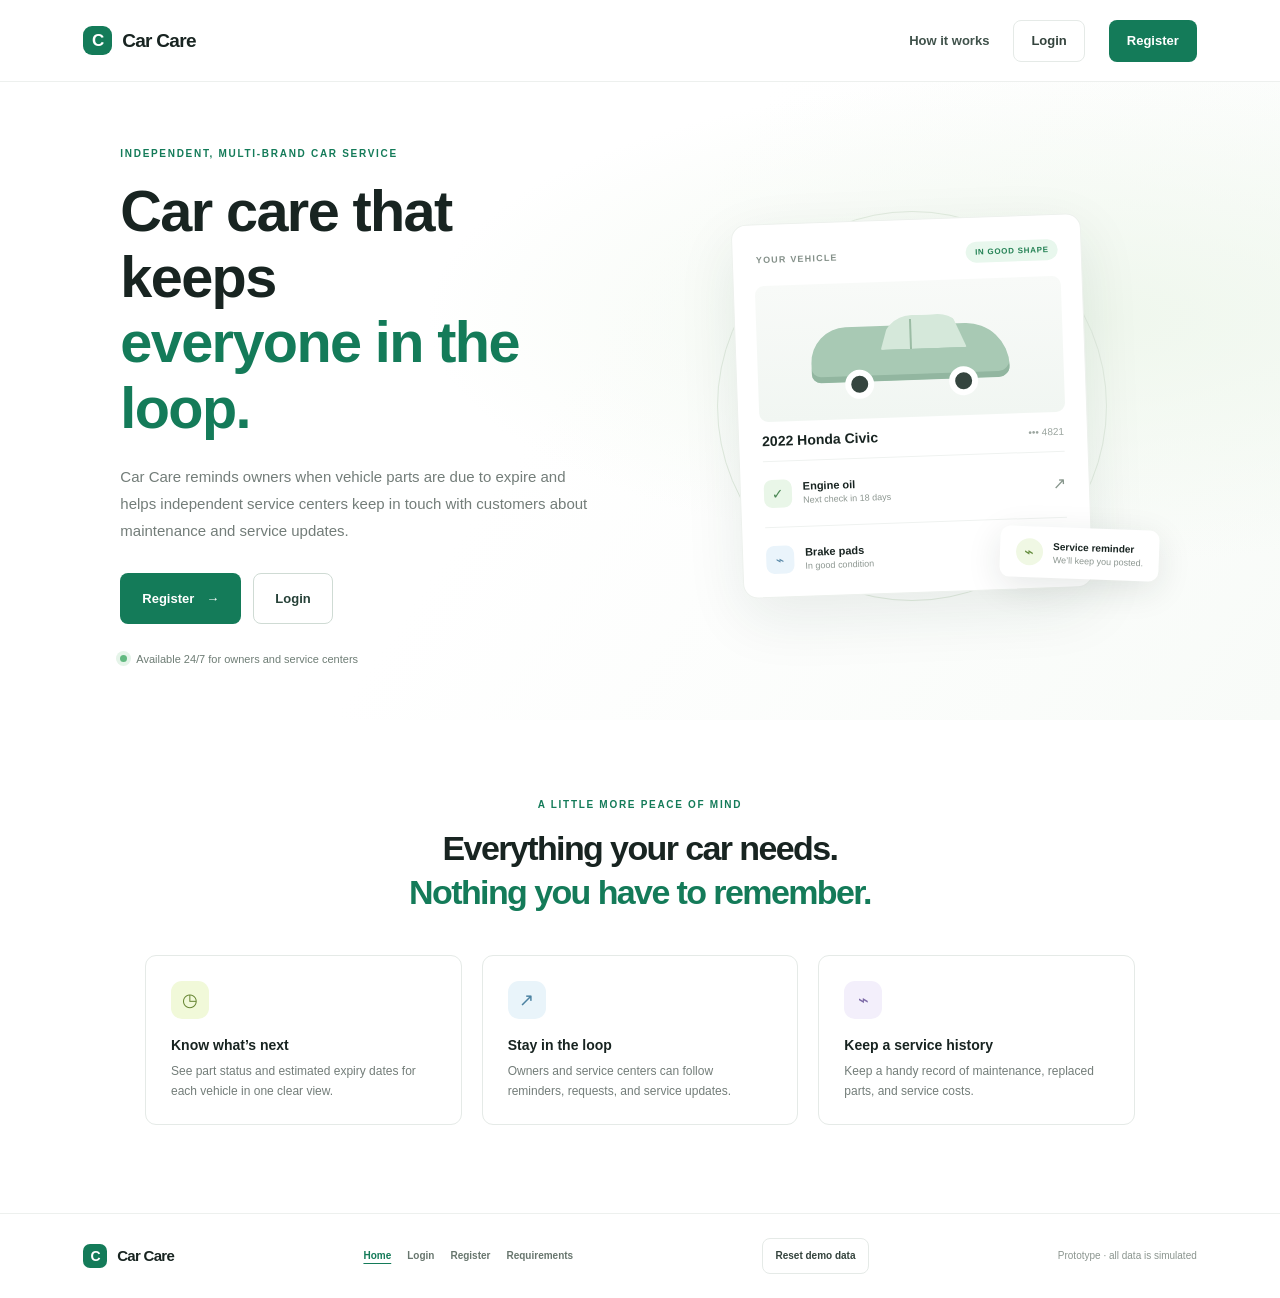
<file: index.html>
<!doctype html>
<html lang="en">
<head>
  <meta charset="utf-8">
  <meta name="viewport" content="width=device-width, initial-scale=1">
  <meta name="description" content="Car Care is an independent, multi-brand car service app that reminds owners when parts are due and helps service centers stay connected. Available 24/7.">
  <title>Car Care | Maintenance, made simpler</title>
  <link rel="stylesheet" href="css/styles.css">
</head>
<body>
  <header class="site-header">
    <a class="brand" href="index.html"><span class="brand-mark">C</span> Car Care</a>
    <nav class="header-actions" aria-label="Main navigation">
      <a class="text-link" href="#how-it-works">How it works</a>
      <a class="button button-quiet" href="login.html">Login</a>
      <a class="button button-primary" href="register.html">Register</a>
    </nav>
  </header>

  <main>
    <section class="hero">
      <div class="hero-copy">
        <p class="eyebrow">INDEPENDENT, MULTI-BRAND CAR SERVICE</p>
        <h1>Car care that keeps<br><span>everyone in the loop.</span></h1>
        <p class="hero-description">Car Care reminds owners when vehicle parts are due to expire and helps independent service centers keep in touch with customers about maintenance and service updates.</p>
        <div class="hero-actions">
          <a class="button button-primary button-large" href="register.html">Register <span aria-hidden="true">→</span></a>
          <a class="button button-outline button-large" href="login.html">Login</a>
        </div>
        <div class="hero-proof"><span class="status-dot"></span> Available 24/7 for owners and service centers</div>
      </div>
      <div class="hero-visual" aria-label="Illustration of vehicle maintenance status">
        <div class="visual-orbit orbit-one"></div>
        <div class="visual-orbit orbit-two"></div>
        <div class="vehicle-card">
          <div class="vehicle-card-top"><span class="small-label">YOUR VEHICLE</span><span class="pill pill-green">IN GOOD SHAPE</span></div>
          <div class="car-illustration" aria-hidden="true"><span class="car-window"></span><span class="car-wheel wheel-left"></span><span class="car-wheel wheel-right"></span></div>
          <div class="vehicle-name">2022 Honda Civic <span>••• 4821</span></div>
          <div class="service-row"><span class="service-icon">✓</span><span><strong>Engine oil</strong><small>Next check in 18 days</small></span><span class="service-arrow">↗</span></div>
          <div class="service-row"><span class="service-icon service-icon-blue">⌁</span><span><strong>Brake pads</strong><small>In good condition</small></span><span class="service-arrow">↗</span></div>
        </div>
        <div class="floating-note"><span class="note-icon">⌁</span><span><strong>Service reminder</strong><small>We’ll keep you posted.</small></span></div>
      </div>
    </section>

    <section id="how-it-works" class="benefits section-wrap">
      <div class="section-heading"><p class="eyebrow">A LITTLE MORE PEACE OF MIND</p><h2>Everything your car needs.<br><span>Nothing you have to remember.</span></h2></div>
      <div class="benefit-grid">
        <article class="benefit-card"><div class="benefit-icon icon-lime">◷</div><h3>Know what’s next</h3><p>See part status and estimated expiry dates for each vehicle in one clear view.</p></article>
        <article class="benefit-card"><div class="benefit-icon icon-blue">↗</div><h3>Stay in the loop</h3><p>Owners and service centers can follow reminders, requests, and service updates.</p></article>
        <article class="benefit-card"><div class="benefit-icon icon-lilac">⌁</div><h3>Keep a service history</h3><p>Keep a handy record of maintenance, replaced parts, and service costs.</p></article>
      </div>
    </section>
  </main>
  <footer class="site-footer"><a class="brand" href="index.html"><span class="brand-mark">C</span> Car Care</a><nav class="site-footer-links" aria-label="Site pages"><a href="index.html" aria-current="page">Home</a><a href="login.html">Login</a><a href="register.html">Register</a><a href="requirements.html">Requirements</a></nav><button class="button button-quiet" type="button" data-reset-demo>Reset demo data</button><span class="simulated-note">Prototype · all data is simulated</span></footer>
  <script src="js/data.js"></script>
  <script src="js/auth.js"></script>
  <script src="js/ui.js"></script>
</body>
</html>
</file>
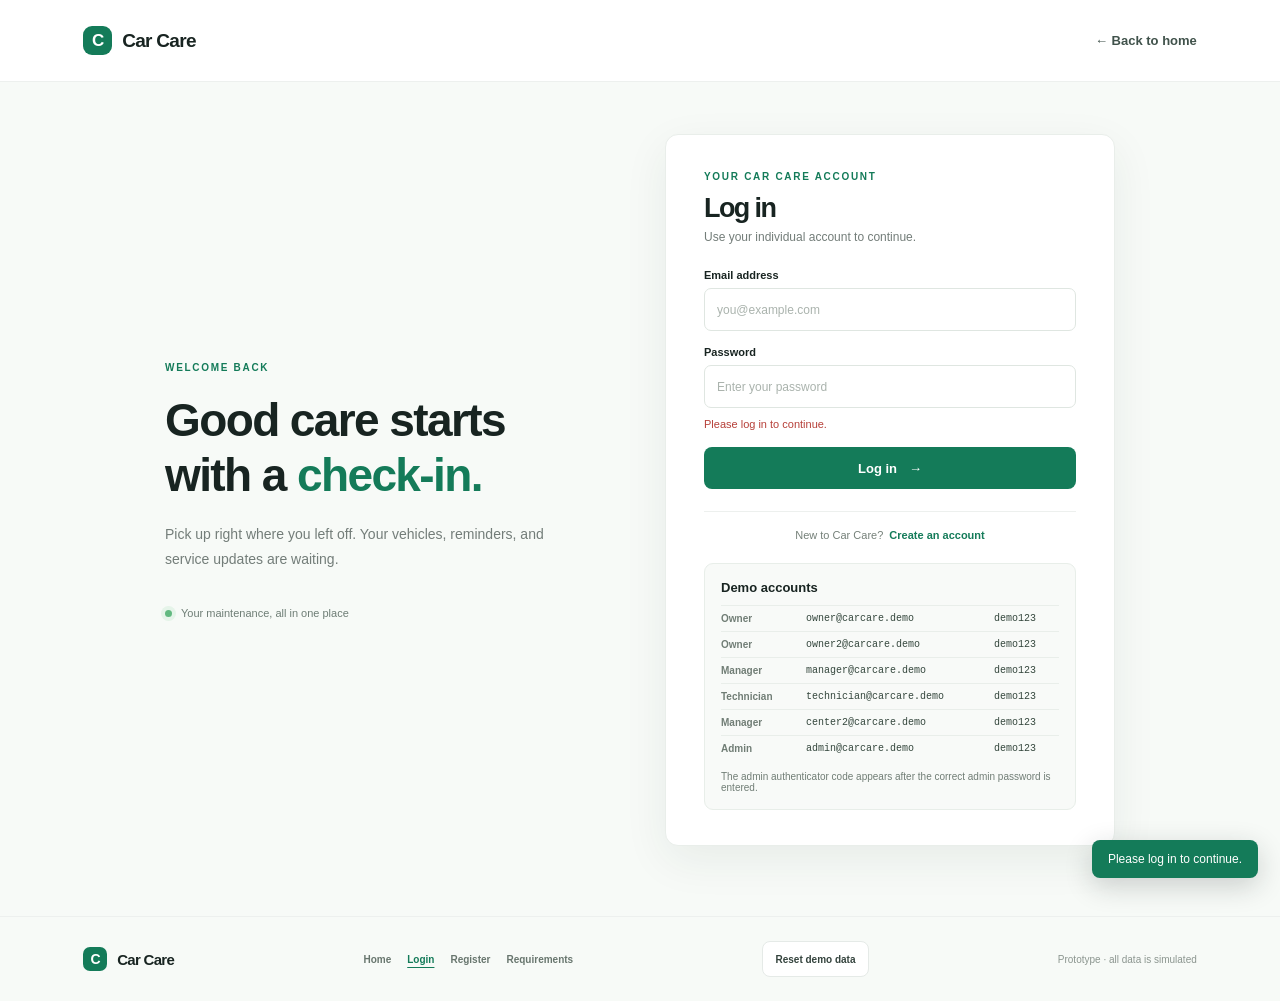
<file: admin.html>
<!doctype html>
<html lang="en">
<head>
  <meta charset="utf-8">
  <meta name="viewport" content="width=device-width, initial-scale=1">
  <title>Admin | Car Care</title>
  <link rel="stylesheet" href="css/styles.css">
</head>
<body class="portal-page admin-portal" data-required-role="admin">
  <header class="site-header">
    <a class="brand" href="index.html"><span class="brand-mark">C</span> Car Care</a>
    <nav class="header-actions" aria-label="Main navigation">
      <a class="text-link" href="index.html">Home</a>
      <span class="user-greeting" id="user-greeting"></span>
      <button class="button button-quiet" type="button" data-logout>Logout</button>
    </nav>
  </header>
  <main class="admin-main">
    <div class="admin-page-heading">
      <div><p class="eyebrow">ADMIN PORTAL</p><h1>Platform overview<span class="heading-period">.</span></h1><p>Manage accounts, vehicle models, security, reports, and service-center performance.</p></div>
    </div>

    <section aria-labelledby="admin-dashboard-title">
      <h2 class="admin-visually-hidden" id="admin-dashboard-title">Platform totals</h2>
      <div class="admin-summary-grid admin-dashboard-grid">
        <article class="admin-summary-card"><span>Users</span><strong id="admin-user-count">0</strong></article>
        <article class="admin-summary-card"><span>Vehicles</span><strong id="admin-vehicle-count">0</strong></article>
        <article class="admin-summary-card"><span>Open service requests</span><strong id="admin-open-request-count">0</strong></article>
        <article class="admin-summary-card"><span>Completed services</span><strong id="admin-completed-service-count">0</strong></article>
        <article class="admin-summary-card"><span>Total successful payments</span><strong id="admin-total-payments">$0.00</strong></article>
        <article class="admin-summary-card"><span>Open reports</span><strong id="admin-open-report-count">0</strong></article>
        <article class="admin-summary-card"><span>Vehicles pending review</span><strong id="admin-pending-vehicle-count">0</strong></article>
      </div>
    </section>

    <section class="admin-panel" aria-labelledby="admin-users-title">
      <div class="admin-panel-heading"><div><p class="eyebrow">BR-01 · C-01</p><h2 id="admin-users-title">User Management</h2><p>Individual accounts only. Shared accounts are not permitted.</p></div></div>
      <form id="admin-create-user" class="admin-form-grid">
        <label>Full name<input name="name" autocomplete="name" required></label>
        <label>Email<input name="email" type="email" autocomplete="email" required></label>
        <label>Temporary password<input name="password" type="password" minlength="6" autocomplete="new-password" required></label>
        <label>Role<select name="role" required><option value="manager">Manager</option><option value="technician">Technician</option><option value="admin">Admin</option></select></label>
        <label class="admin-center-field">Service center<select name="serviceCenterId" id="admin-user-center"></select></label>
        <div class="admin-form-actions"><p class="admin-form-message" id="admin-user-message" role="status"></p><button class="button button-primary" type="submit">Create individual account</button></div>
      </form>
      <div class="center-table-wrap"><table class="center-table"><thead><tr><th>Name</th><th>Role</th><th>Email</th><th>SSN (masked)</th><th>Status</th><th>Actions</th></tr></thead><tbody id="admin-accounts"></tbody></table></div>
    </section>

    <section class="admin-panel" aria-labelledby="admin-security-title">
      <div class="admin-panel-heading"><div><p class="eyebrow">BR-02 · BR-03 · C-02</p><h2 id="admin-security-title">Admin Security</h2><p>Lost-device recovery requires another admin to reset the account’s 2-step device.</p></div></div>
      <div class="center-table-wrap"><table class="center-table"><thead><tr><th>Admin</th><th>Email</th><th>2-step verification</th><th>Last device reset</th><th>Recovery</th></tr></thead><tbody id="admin-security"></tbody></table></div>
    </section>

    <section class="admin-panel" aria-labelledby="admin-catalog-title">
      <div class="admin-panel-heading"><div><p class="eyebrow">BR-04 · BR-06 · C-03 · C-04</p><h2 id="admin-catalog-title">Vehicle Model Catalog</h2><p>Keep supported vehicle models current so approved vehicles can be scheduled.</p></div></div>
      <div class="admin-catalog-forms">
        <form id="admin-add-model" class="admin-inline-form">
          <h3>Add new model</h3>
          <label>Make<input name="make" required></label>
          <label>Model<input name="model" required></label>
          <label>Year<input name="year" type="number" min="1900" required></label>
          <button class="button button-primary" type="submit">Add model</button>
          <p id="admin-model-message" class="admin-form-message" role="status"></p>
        </form>
        <form id="admin-import-year" class="admin-inline-form">
          <h3>Import new model year</h3>
          <label>Copy models from<select name="sourceYear" id="admin-source-year" required></select></label>
          <label>New model year<input name="targetYear" type="number" min="1900" required></label>
          <button class="button button-outline" type="submit">Import model year</button>
          <p id="admin-import-message" class="admin-form-message" role="status"></p>
        </form>
      </div>
      <div class="admin-catalog-caption"><strong id="admin-model-count">0</strong> catalog entries <span>Last updated: <time id="admin-model-updated">Not recorded</time></span></div>
      <div class="center-table-wrap"><table class="center-table"><thead><tr><th>Make</th><th>Model</th><th>Year</th><th>Last updated</th></tr></thead><tbody id="admin-models"></tbody></table></div>
    </section>

    <section class="admin-panel" aria-labelledby="admin-pending-title">
      <div class="admin-panel-heading"><div><h2 id="admin-pending-title">Pending vehicles</h2><p>Approving a vehicle adds its model to the catalog and unlocks service scheduling.</p></div></div>
      <div class="center-table-wrap"><table class="center-table"><thead><tr><th>Owner</th><th>Vehicle number</th><th>Make / model</th><th>Year</th><th>Actions</th></tr></thead><tbody id="admin-pending-vehicles"></tbody></table></div>
    </section>

    <section class="admin-panel" aria-labelledby="admin-reports-title">
      <div class="admin-panel-heading"><div><p class="eyebrow">USE CASE 14</p><h2 id="admin-reports-title">Reports &amp; Feedback</h2><p>Review owner complaints and positive feedback submitted after paid services.</p></div></div>
      <div id="admin-reports" class="admin-report-list"></div>
    </section>

    <section class="admin-panel" aria-labelledby="admin-centers-title">
      <div class="admin-panel-heading"><div><h2 id="admin-centers-title">Service Centers</h2><p>Completed service count and average submitted rating.</p></div></div>
      <div class="center-table-wrap"><table class="center-table"><thead><tr><th>Service center</th><th>Services</th><th>Average rating</th></tr></thead><tbody id="admin-centers"></tbody></table></div>
    </section>
  </main>
  <footer class="site-footer"><a class="brand" href="index.html"><span class="brand-mark">C</span> Car Care</a><nav class="site-footer-links" aria-label="Site pages"><a href="index.html">Home</a><a href="requirements.html">Requirements</a></nav><button class="button button-quiet" type="button" data-reset-demo>Reset demo data</button><span class="simulated-note">Prototype · all data is simulated</span></footer>
  <script src="js/data.js"></script>
  <script src="js/ui.js"></script>
  <script src="js/auth.js"></script>
  <script src="js/admin.js"></script>
</body>
</html>
</file>
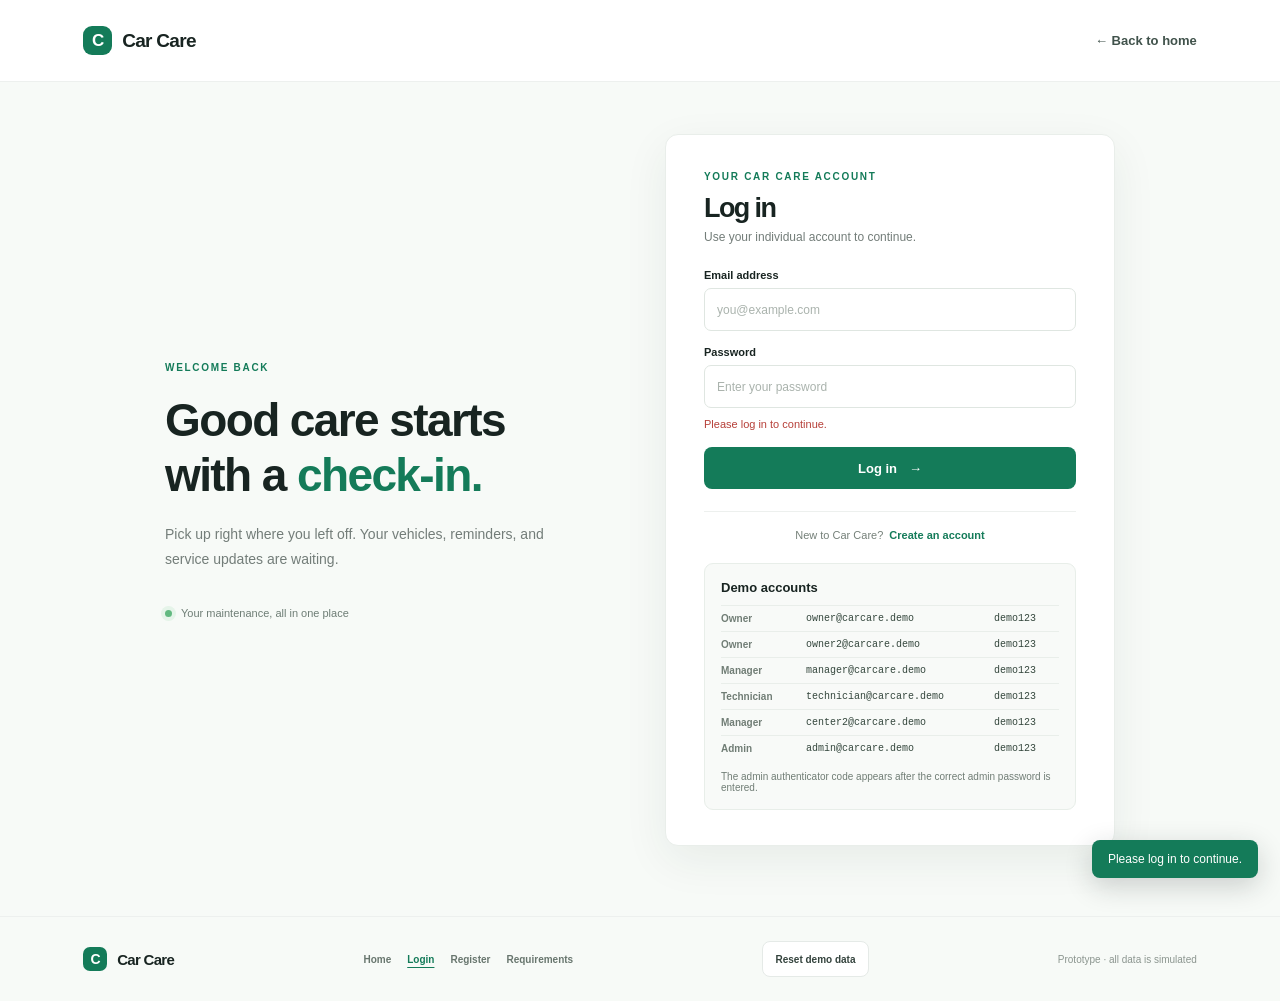
<file: center.html>
<!doctype html>
<html lang="en">
<head>
  <meta charset="utf-8">
  <meta name="viewport" content="width=device-width, initial-scale=1">
  <title>Service Center | Car Care</title>
  <link rel="stylesheet" href="css/styles.css">
</head>
<body class="portal-page center-portal" data-required-role="center">
  <header class="site-header center-header">
    <a class="brand" href="index.html"><span class="brand-mark">C</span> Car Care</a>
    <nav class="header-actions" aria-label="Main navigation">
      <a class="text-link" href="index.html">Home</a>
      <span class="user-greeting" id="user-greeting"></span>
      <button class="button button-quiet" type="button" data-logout>Logout</button>
    </nav>
  </header>
  <main class="center-main">
    <div class="center-heading">
      <div><p class="eyebrow">SERVICE CENTER PORTAL</p><h1 id="center-title">Welcome back.</h1><p>Customer follow-up, service requests, and vehicle records.</p></div>
      <span class="center-role-tag" id="center-role"></span>
    </div>
    <nav class="center-tabs" aria-label="Service center sections">
      <button type="button" class="active" data-center-tab="dashboard">Dashboard</button>
      <button type="button" data-center-tab="requests">Service Requests <span id="request-nav-count">0</span></button>
      <button type="button" data-center-tab="vehicles">Vehicle Information</button>
      <button type="button" data-center-tab="inventory">Inventory</button>
      <button type="button" data-center-tab="shipments">Part Shipments</button>
    </nav>
    <section class="center-view" id="center-dashboard" data-center-view="dashboard">
      <div class="center-summary-grid" id="request-status-counts"></div>
      <section class="center-panel">
        <div class="center-panel-heading"><div><p class="eyebrow">FR-05 · CUSTOMER FOLLOW-UP</p><h2>Customers needing service</h2><p>Vehicles are sorted by expired-part urgency. Customer details never include sensitive identity data.</p></div><span class="center-count" id="follow-up-count">0</span></div>
        <div id="center-followups" class="center-followups"></div>
      </section>
      <section class="center-panel">
        <div class="center-panel-heading"><div><h2>Recent service requests</h2><p>Track requests assigned to this service center.</p></div><button class="button button-outline button-small" type="button" data-open-tab="requests">View all</button></div>
        <div class="center-table-wrap"><table class="center-table"><thead><tr><th>Order</th><th>Customer</th><th>Vehicle</th><th>Status</th><th></th></tr></thead><tbody id="dashboard-requests"></tbody></table></div>
      </section>
    </section>
    <section class="center-view hidden" id="center-requests" data-center-view="requests">
      <div class="center-section-heading"><div><p class="eyebrow">CUSTOMER WORKFLOW</p><h2>Service Requests</h2><p>Open a request to review the customer and continue its current stage.</p></div></div>
      <section class="center-panel">
        <div class="center-table-wrap"><table class="center-table"><thead><tr><th>Order</th><th>Customer</th><th>Vehicle</th><th>Requested pickup</th><th>Status</th><th></th></tr></thead><tbody id="center-requests-table"></tbody></table></div>
      </section>
      <section class="center-panel hidden" id="request-detail-panel"></section>
    </section>
    <section class="center-view hidden" id="center-vehicles" data-center-view="vehicles">
      <div class="center-section-heading"><div><p class="eyebrow">VEHICLE INFORMATION SYSTEM</p><h2>Vehicle Information</h2><p>Search a vehicle by its vehicle number to review or update part records and service history.</p></div></div>
      <form id="vehicle-search-form" class="center-search"><label for="vehicle-search-input">Vehicle number</label><input id="vehicle-search-input" name="vehicleNumber" placeholder="e.g. CC-4821" required><button class="button button-primary" type="submit">Search vehicles</button></form>
      <div id="vehicle-search-results"></div>
    </section>
    <section class="center-view hidden" id="center-inventory-view" data-center-view="inventory">
      <div class="center-section-heading"><div><p class="eyebrow">WAREHOUSE · SR-01</p><h2>Inventory</h2><p>Part stock, reservations, reorder thresholds, and activity for this service center only.</p></div></div>
      <section class="center-panel">
        <div class="center-table-wrap"><table class="center-table"><thead><tr><th>Part name</th><th>SKU</th><th>Compatible makes</th><th>On hand</th><th>Reserved</th><th>Reorder level</th><th>Unit price</th><th>Status</th></tr></thead><tbody id="center-inventory-table"></tbody></table></div>
        <div class="center-inventory-actions" id="center-inventory-actions"></div>
      </section>
      <section class="center-panel">
        <div class="center-panel-heading"><div><h2>Inventory activity</h2><p>Reservations, consumption, receipts, and approved reorder updates.</p></div></div>
        <div class="center-table-wrap"><table class="center-table"><thead><tr><th>Date</th><th>Part</th><th>Change</th><th>Reason</th><th>Order</th></tr></thead><tbody id="center-inventory-activity"></tbody></table></div>
      </section>
    </section>
    <section class="center-view hidden" id="center-shipments" data-center-view="shipments">
      <div class="center-section-heading"><div><p class="eyebrow">WAREHOUSE RESTOCKING</p><h2>Part Shipments</h2><p>Track planned deliveries and restock inventory when shipments arrive.</p></div></div>
      <section class="center-panel">
        <div class="center-panel-heading"><div><h2 id="shipment-form-heading">Schedule Shipment</h2><p id="shipment-form-help">Shipment changes are tracked in the inventory activity log.</p></div><span class="center-role-tag" id="shipment-role-label"></span></div>
        <form id="shipment-form" class="center-shipment-form"></form>
      </section>
      <section class="center-panel">
        <div class="center-table-wrap"><table class="center-table"><thead><tr><th>Part</th><th>Quantity</th><th>Supplier</th><th>Expected delivery</th><th>Status</th><th>Action</th></tr></thead><tbody id="center-shipments-table"></tbody></table></div>
      </section>
    </section>
    <p class="prototype-note">This prototype stores demo data in this browser. Customer contact and service notifications are simulated.</p>
  </main>
  <footer class="site-footer"><a class="brand" href="index.html"><span class="brand-mark">C</span> Car Care</a><nav class="site-footer-links" aria-label="Site pages"><a href="index.html">Home</a><a href="requirements.html">Requirements</a></nav><button class="button button-quiet" type="button" data-reset-demo>Reset demo data</button><span class="simulated-note">Prototype · all data is simulated</span></footer>
  <script src="js/data.js"></script>
  <script src="js/ui.js"></script>
  <script src="js/auth.js"></script>
  <script src="js/center.js"></script>
</body>
</html>
</file>
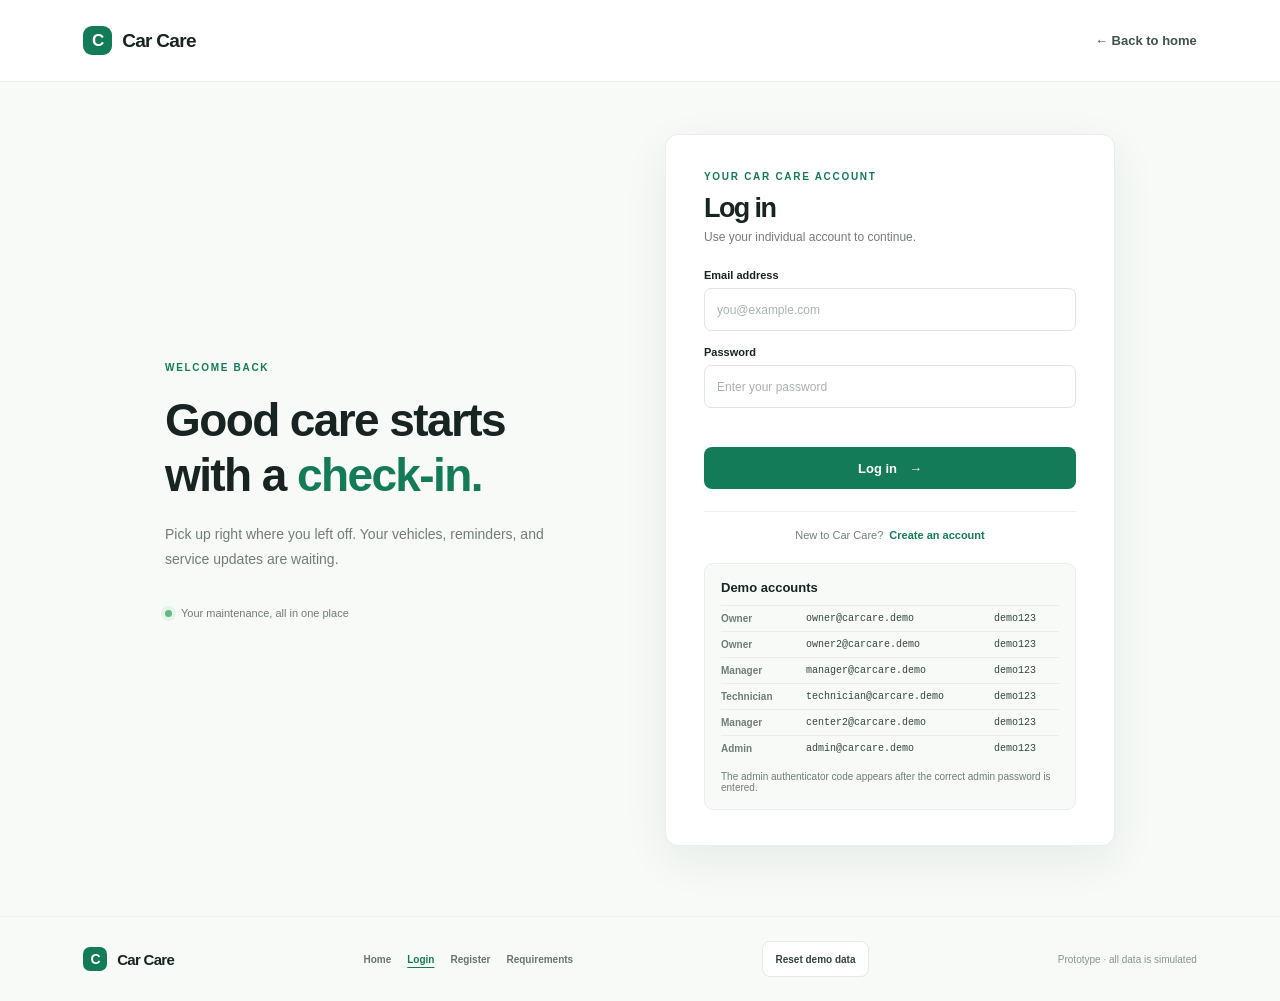
<file: login.html>
<!doctype html>
<html lang="en">
<head>
  <meta charset="utf-8">
  <meta name="viewport" content="width=device-width, initial-scale=1">
  <title>Log in | Car Care</title>
  <link rel="stylesheet" href="css/styles.css">
</head>
<body class="auth-page">
  <header class="site-header">
    <a class="brand" href="index.html"><span class="brand-mark">C</span> Car Care</a>
    <a class="text-link" href="index.html">← Back to home</a>
  </header>
  <main class="auth-layout">
    <section class="auth-aside">
      <p class="eyebrow">WELCOME BACK</p>
      <h1>Good care starts<br>with a <span>check-in.</span></h1>
      <p>Pick up right where you left off. Your vehicles, reminders, and service updates are waiting.</p>
      <div class="aside-caption"><span class="status-dot"></span> Your maintenance, all in one place</div>
    </section>
    <section class="auth-card">
      <div class="auth-card-heading">
        <p class="eyebrow">YOUR CAR CARE ACCOUNT</p>
        <h2>Log in</h2>
        <p>Use your individual account to continue.</p>
      </div>
      <div id="credentials-screen">
        <form id="login-form" novalidate>
          <label for="login-email">Email address</label>
          <input id="login-email" name="email" type="email" autocomplete="username" placeholder="you@example.com" required>
          <label for="login-password">Password</label>
          <input id="login-password" name="password" type="password" autocomplete="current-password" placeholder="Enter your password" required>
          <div class="form-message" id="login-message" role="status" aria-live="polite"></div>
          <a class="form-link hidden" id="forgot-password-link" href="#reset-panel">Forgot password?</a>
          <button class="button button-primary button-full" type="submit">Log in <span aria-hidden="true">→</span></button>
        </form>
        <div class="auth-foot"><span>New to Car Care?</span> <a href="register.html">Create an account</a></div>
      </div>

      <section id="mfa-screen" class="hidden" aria-labelledby="mfa-title">
        <p class="eyebrow">SECOND VERIFICATION STEP</p>
        <h2 id="mfa-title">Verify it’s you</h2>
        <p class="auth-supporting-copy">Enter the current 6-digit code from your assigned simulated authenticator.</p>
        <div class="authenticator-device" aria-live="polite">
          <span class="small-label">SIMULATED AUTHENTICATOR DEVICE - <strong id="authenticator-owner"></strong> ONLY</span>
          <span class="device-code" id="authenticator-code">------</span>
          <small id="authenticator-countdown"></small>
        </div>
        <form id="mfa-form" novalidate>
          <label for="mfa-code">6-digit authenticator code</label>
          <input id="mfa-code" name="mfaCode" inputmode="numeric" autocomplete="one-time-code" pattern="[0-9]{6}" maxlength="6" required>
          <div class="form-message" id="mfa-message" role="status" aria-live="polite"></div>
          <button class="button button-primary button-full" type="submit">Verify and log in</button>
        </form>
        <div class="mfa-links"><a href="#recovery-message" id="lost-device-link">Lost my device</a><button class="link-button" id="mfa-back" type="button">Use a different account</button></div>
        <p class="recovery-message hidden" id="recovery-message">Contact another administrator to verify your identity and reset your 2-step verification. Recovery is simulated in this prototype.</p>
      </section>

      <section id="reset-panel" class="hidden" aria-labelledby="reset-title">
        <p class="eyebrow">ACCOUNT RECOVERY</p>
        <h2 id="reset-title">Reset your password</h2>
        <p class="auth-supporting-copy">This recovery flow is simulated and stored only in this browser.</p>
        <form id="reset-email-form" novalidate>
          <label for="reset-email">Account email</label>
          <input id="reset-email" name="email" type="email" autocomplete="email" required>
          <div class="form-message" id="reset-email-message" role="status" aria-live="polite"></div>
          <button class="button button-primary button-full" type="submit">Send reset link</button>
        </form>
        <div class="reset-next-step hidden" id="reset-sent-step">
          <p>A simulated reset link has been sent to your email.</p>
          <button class="button button-outline button-full" id="continue-reset" type="button">Continue to set a new password</button>
        </div>
        <form id="new-password-form" class="hidden" novalidate>
          <label for="new-password">New password</label>
          <input id="new-password" name="password" type="password" autocomplete="new-password" minlength="8" required>
          <label for="confirm-new-password">Confirm new password</label>
          <input id="confirm-new-password" name="confirmPassword" type="password" autocomplete="new-password" minlength="8" required>
          <div class="form-message" id="new-password-message" role="status" aria-live="polite"></div>
          <button class="button button-primary button-full" type="submit">Save new password</button>
        </form>
        <div id="reset-complete" class="hidden">
          <p class="form-message success" id="reset-complete-message" role="status"></p>
          <button class="button button-outline button-full" id="reset-finish" type="button">Return to log in</button>
        </div>
        <button class="link-button reset-cancel" id="reset-cancel" type="button">Cancel and return to login</button>
      </section>

      <section class="demo-accounts" aria-labelledby="demo-accounts-heading">
        <h3 id="demo-accounts-heading">Demo accounts</h3>
        <ul>
          <li><span>Owner</span><code>owner@carcare.demo</code><code>demo123</code></li>
          <li><span>Owner</span><code>owner2@carcare.demo</code><code>demo123</code></li>
          <li><span>Manager</span><code>manager@carcare.demo</code><code>demo123</code></li>
          <li><span>Technician</span><code>technician@carcare.demo</code><code>demo123</code></li>
          <li><span>Manager</span><code>center2@carcare.demo</code><code>demo123</code></li>
          <li><span>Admin</span><code>admin@carcare.demo</code><code>demo123</code></li>
        </ul>
        <p>The admin authenticator code appears after the correct admin password is entered.</p>
      </section>
    </section>
  </main>
  <footer class="site-footer"><a class="brand" href="index.html"><span class="brand-mark">C</span> Car Care</a><nav class="site-footer-links" aria-label="Site pages"><a href="index.html">Home</a><a href="login.html" aria-current="page">Login</a><a href="register.html">Register</a><a href="requirements.html">Requirements</a></nav><button class="button button-quiet" type="button" data-reset-demo>Reset demo data</button><span class="simulated-note">Prototype · all data is simulated</span></footer>
  <script src="js/data.js"></script>
  <script src="js/ui.js"></script>
  <script src="js/auth.js"></script>
</body>
</html>
</file>
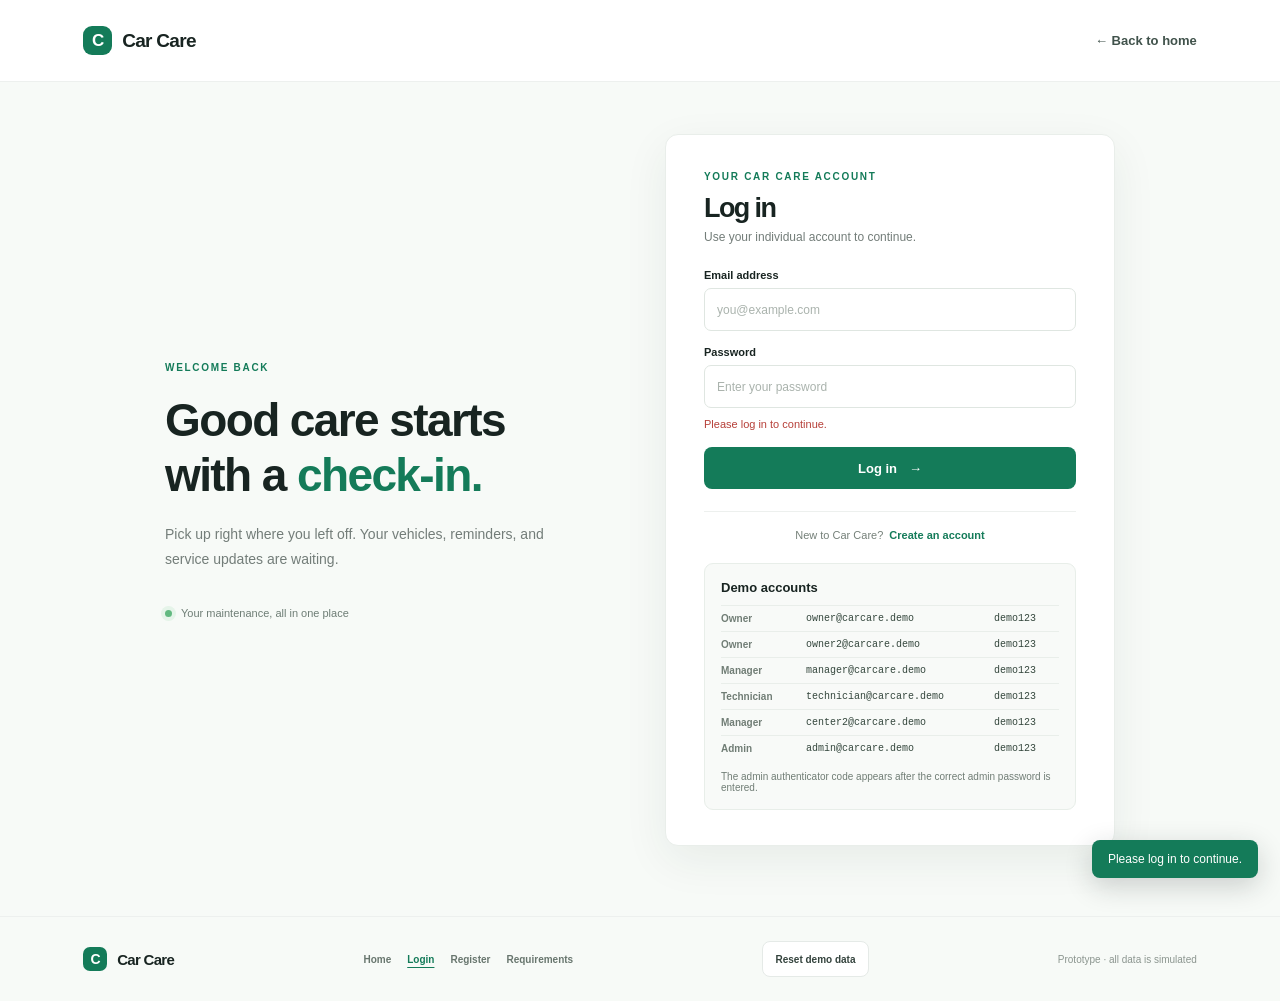
<file: owner.html>
<!doctype html>
<html lang="en">
<head>
  <meta charset="utf-8">
  <meta name="viewport" content="width=device-width, initial-scale=1">
  <title>Owner Dashboard | Car Care</title>
  <link rel="stylesheet" href="css/styles.css">
</head>
<body class="portal-page owner-portal" data-required-role="owner">
  <header class="site-header owner-header">
    <a class="brand" href="index.html"><span class="brand-mark">C</span> Car Care</a>
    <nav class="header-actions" aria-label="Main navigation">
      <a class="text-link" href="index.html">Home</a>
      <button class="owner-notification-shortcut" type="button" data-owner-tab="notifications" aria-label="Open notifications">
        <span aria-hidden="true">♧</span><span>Notifications</span><span id="header-unread-count" class="notification-count">0</span>
      </button>
      <span class="user-greeting" id="user-greeting"></span>
      <button class="button button-quiet" type="button" data-logout>Logout</button>
    </nav>
  </header>
  <div class="owner-layout">
    <aside class="owner-sidebar" aria-label="Owner portal navigation">
      <p class="owner-nav-label">MY CAR CARE</p>
      <button class="owner-nav-link active" type="button" data-owner-tab="dashboard"><span>⌂</span> Dashboard</button>
      <button class="owner-nav-link" type="button" data-owner-tab="vehicles"><span>▣</span> My Vehicles</button>
      <button class="owner-nav-link" type="button" data-owner-tab="requests"><span>↗</span> Service Requests</button>
      <button class="owner-nav-link" type="button" data-owner-tab="notifications"><span>♧</span> Notifications <span id="nav-unread-count" class="notification-count">0</span></button>
      <button class="owner-nav-link" type="button" data-owner-tab="history"><span>◷</span> Service History</button>
      <button class="owner-nav-link" type="button" data-owner-tab="profile"><span>♙</span> My Profile</button>
      <div class="owner-sidebar-foot"><span class="status-dot"></span> Private owner workspace</div>
    </aside>

    <main class="owner-main">
      <section class="owner-view active" id="owner-dashboard" data-owner-view="dashboard">
        <div class="owner-page-heading">
          <div><p class="eyebrow">YOUR GARAGE</p><h1>Welcome, <span id="owner-welcome-name">there</span><span class="heading-period">.</span></h1><p>Your vehicles and maintenance at a glance.</p></div>
          <button class="button button-primary" type="button" data-owner-tab="vehicles">＋ Add vehicle</button>
        </div>
        <div id="reminder-banner" class="owner-reminder-banner hidden" role="status">
          <span class="reminder-banner-icon" aria-hidden="true">!</span>
          <div><strong id="reminder-banner-title">Your vehicle needs attention</strong><p id="reminder-banner-text"></p></div>
          <button type="button" class="banner-action" data-owner-tab="vehicles">Review vehicles →</button>
        </div>
        <div class="owner-summary-grid">
          <article class="owner-summary-card"><span class="summary-label">MY VEHICLES</span><strong id="owner-vehicle-count">0</strong><small>Registered to you</small></article>
          <article class="owner-summary-card"><span class="summary-label">ACTIVE SERVICE REQUESTS</span><strong id="owner-request-count">0</strong><small>In progress</small></article>
          <article class="owner-summary-card"><span class="summary-label">UNREAD NOTIFICATIONS</span><strong id="owner-unread-total">0</strong><small>Service and part updates</small></article>
        </div>
        <section class="owner-panel">
          <div class="owner-panel-heading"><div><h2>My vehicles</h2><p>Select a vehicle to see its part status.</p></div><button class="button button-outline button-small" type="button" data-owner-tab="vehicles">View vehicles</button></div>
          <div class="owner-vehicle-grid" id="dashboard-vehicles"></div>
        </section>
        <section class="owner-panel">
          <div class="owner-panel-heading"><div><h2>Recent updates</h2><p>Notifications generated from your account activity.</p></div><button class="text-link" type="button" data-owner-tab="notifications">View notifications</button></div>
          <div id="dashboard-notifications" class="owner-notification-list"></div>
        </section>
      </section>

      <section class="owner-view" id="owner-vehicles" data-owner-view="vehicles" hidden>
        <div class="owner-page-heading">
          <div><p class="eyebrow">YOUR GARAGE</p><h1>My Vehicles<span class="heading-period">.</span></h1><p>Only your registered vehicles and their part records are shown here.</p></div>
          <button class="button button-primary" type="button" id="show-add-vehicle">＋ Add vehicle</button>
        </div>
        <div id="add-vehicle-panel" class="owner-panel hidden">
          <div class="owner-panel-heading"><div><h2>Add a vehicle</h2><p>Choose a catalog model, or submit an unlisted vehicle for admin review.</p></div></div>
          <form id="add-vehicle-form" class="owner-form">
            <label for="catalog-make">Make</label><select id="catalog-make" name="make" required></select>
            <div id="catalog-model-fields" class="owner-form-row">
              <div><label for="catalog-model">Model</label><select id="catalog-model" name="model" required></select></div>
              <div><label for="catalog-year">Year</label><select id="catalog-year" name="year" required></select></div>
            </div>
            <label for="vehicle-number-input">Vehicle number</label><input id="vehicle-number-input" name="vehicleNumber" type="text" placeholder="e.g. CC-4821" required>
            <label class="owner-check-option"><input id="unlisted-model" name="unlisted" type="checkbox"><span>My vehicle isn’t listed</span></label>
            <div id="manual-model-fields" class="hidden">
              <p class="owner-inline-note">Unlisted vehicles are saved as <strong>Pending admin review</strong> and cannot be scheduled for service until approved.</p>
              <label for="manual-make">Vehicle make</label><input id="manual-make" name="manualMake" type="text" placeholder="Enter make">
              <label for="manual-model">Vehicle model</label><input id="manual-model" name="manualModel" type="text" placeholder="Enter model">
              <label for="manual-year">Vehicle year</label><input id="manual-year" name="manualYear" type="number" min="1900" max="2100" placeholder="e.g. 2024">
            </div>
            <div class="form-message" id="add-vehicle-message" role="status" aria-live="polite"></div>
            <div class="owner-form-actions"><button class="button button-primary" type="submit">Save vehicle</button><button class="button button-quiet" id="cancel-add-vehicle" type="button">Cancel</button></div>
          </form>
        </div>
        <div class="owner-vehicle-grid" id="owner-vehicles-list"></div>
        <section class="owner-panel hidden" id="vehicle-details-panel">
          <div class="owner-panel-heading"><div><p class="eyebrow">VEHICLE DETAILS</p><h2 id="selected-vehicle-title">Part status</h2><p id="selected-vehicle-meta"></p></div><button class="button button-quiet button-small" id="close-vehicle-details" type="button">Close</button></div>
          <div id="pending-review-notice" class="owner-inline-note hidden">This vehicle is pending admin review. It cannot be scheduled for service until an administrator approves the model.</div>
          <div id="vehicle-parts-content">
            <div class="owner-table-wrap"><table class="owner-table"><thead><tr><th>Part</th><th>Installed</th><th>Expiry date</th><th>Days remaining</th><th>Status</th></tr></thead><tbody id="selected-vehicle-parts"></tbody></table></div>
            <div id="no-parts-message" class="owner-empty-state hidden">No part information has been recorded for this vehicle yet.</div>
            <div class="vehicle-service-action"><p>Need maintenance? Choose what to check and request a pickup.</p><button class="button button-primary button-small" id="request-selected-vehicle-service" type="button">Request Service</button></div>
          </div>
        </section>
      </section>

      <section class="owner-view" id="owner-requests" data-owner-view="requests" hidden>
        <div class="owner-page-heading"><div><p class="eyebrow">SERVICE AND PICKUP</p><h1>Service Requests<span class="heading-period">.</span></h1><p>Request service, respond to a center, and follow each request’s progress.</p></div><button class="button button-primary" id="start-service-request" type="button">＋ Request service</button></div>
        <section class="owner-panel hidden" id="service-request-form-panel">
          <div class="owner-panel-heading"><div><h2>Request a vehicle pickup</h2><p>Choose what needs checking and select a service center.</p></div><button class="button button-quiet button-small" id="close-service-request-form" type="button">Close</button></div>
          <form id="service-request-form" class="owner-form" novalidate>
            <label for="request-vehicle">Vehicle</label><select id="request-vehicle" name="vehicleId" required></select>
            <div id="request-pending-warning" class="owner-inline-note hidden">This vehicle is pending admin review and cannot be scheduled for service until approved.</div>
            <fieldset class="request-parts-fieldset"><legend>What should the service center check?</legend><div id="request-parts-options" class="request-parts-options"><p class="owner-empty-state">Choose a vehicle to see its parts.</p></div></fieldset>
            <label for="request-issue">Other issue or pickup notes <span class="owner-optional-label">(optional)</span></label><textarea id="request-issue" name="issue" rows="3" placeholder="Describe a concern you’d like the service center to inspect"></textarea>
            <label for="request-pickup-date">Preferred pickup date</label><input id="request-pickup-date" name="pickupDate" type="date" required>
            <label for="request-pickup-time">Preferred pickup time</label><input id="request-pickup-time" name="pickupTime" type="time" min="08:00" max="17:00" required>
            <p class="owner-field-hint">Pickups are available between 8:00 AM and 5:00 PM.</p>
            <label for="request-pickup-address">Pickup address</label><input id="request-pickup-address" name="pickupAddress" type="text" required>
            <fieldset class="request-centers-fieldset"><legend>Choose a service center</legend><div id="request-centers-options" class="request-centers-options"></div></fieldset>
            <div class="form-message" id="service-request-message" role="status" aria-live="polite"></div>
            <div class="owner-form-actions"><button class="button button-primary" id="submit-service-request" type="submit">Submit service request</button><button class="button button-quiet" id="cancel-service-request" type="button">Cancel</button></div>
          </form>
        </section>
        <section class="owner-panel hidden" id="request-confirmation">
          <div class="owner-request-confirmation"><span class="confirmation-check">✓</span><div><p class="eyebrow">REQUEST SUBMITTED</p><h2>Your order number is <strong id="confirmation-order-number"></strong></h2><p id="request-confirmation-copy"></p></div><button class="button button-outline button-small" id="view-request-tracker" type="button">View request</button></div>
        </section>
        <div class="owner-request-list" id="owner-request-list"></div>
      </section>

      <section class="owner-view" id="owner-notifications" data-owner-view="notifications" hidden>
        <div class="owner-page-heading"><div><p class="eyebrow">STAY UP TO DATE</p><h1>Notifications<span class="heading-period">.</span></h1><p>Service and vehicle reminders for your account.</p></div><button class="button button-outline" id="mark-all-read" type="button">Mark all as read</button></div>
        <div class="owner-panel"><div id="all-notifications" class="owner-notification-list"></div></div>
        <p class="prototype-note">Email and SMS delivery are simulated. Notifications appear only in this prototype.</p>
      </section>

      <section class="owner-view" id="owner-history" data-owner-view="history" hidden>
        <div class="owner-page-heading"><div><p class="eyebrow">YOUR MAINTENANCE RECORD</p><h1>Service History<span class="heading-period">.</span></h1><p>Past completed services for your vehicles.</p></div></div>
        <div class="owner-panel"><div id="owner-service-history" class="owner-history-list"></div></div>
      </section>

      <section class="owner-view" id="owner-profile" data-owner-view="profile" hidden>
        <div class="owner-page-heading"><div><p class="eyebrow">ACCOUNT DETAILS</p><h1>My Profile<span class="heading-period">.</span></h1><p>Your personal information is kept within your owner account.</p></div></div>
        <div class="owner-panel profile-panel">
          <div class="owner-panel-heading"><div><h2>Contact information</h2><p>Your registered account details.</p></div></div>
          <dl class="owner-profile-grid">
            <div><dt>Name</dt><dd id="profile-name">—</dd></div>
            <div><dt>Email</dt><dd id="profile-email">—</dd></div>
            <div><dt>Phone</dt><dd id="profile-phone">—</dd></div>
            <div><dt>Address</dt><dd id="profile-address">—</dd></div>
            <div><dt>SSN</dt><dd id="profile-ssn">***-**-****</dd></div>
          </dl>
          <p class="prototype-note">SSN is shown masked. Service-center users cannot access this information.</p>
        </div>
      </section>
      <div class="owner-page-error hidden" id="owner-page-error" role="alert"></div>
    </main>
  </div>
  <footer class="site-footer"><a class="brand" href="index.html"><span class="brand-mark">C</span> Car Care</a><nav class="site-footer-links" aria-label="Site pages"><a href="index.html">Home</a><a href="requirements.html">Requirements</a></nav><button class="button button-quiet" type="button" data-reset-demo>Reset demo data</button><span class="simulated-note">Prototype · all data is simulated</span></footer>
  <script src="js/data.js"></script>
  <script src="js/ui.js"></script>
  <script src="js/auth.js"></script>
  <script src="js/owner.js"></script>
</body>
</html>
</file>
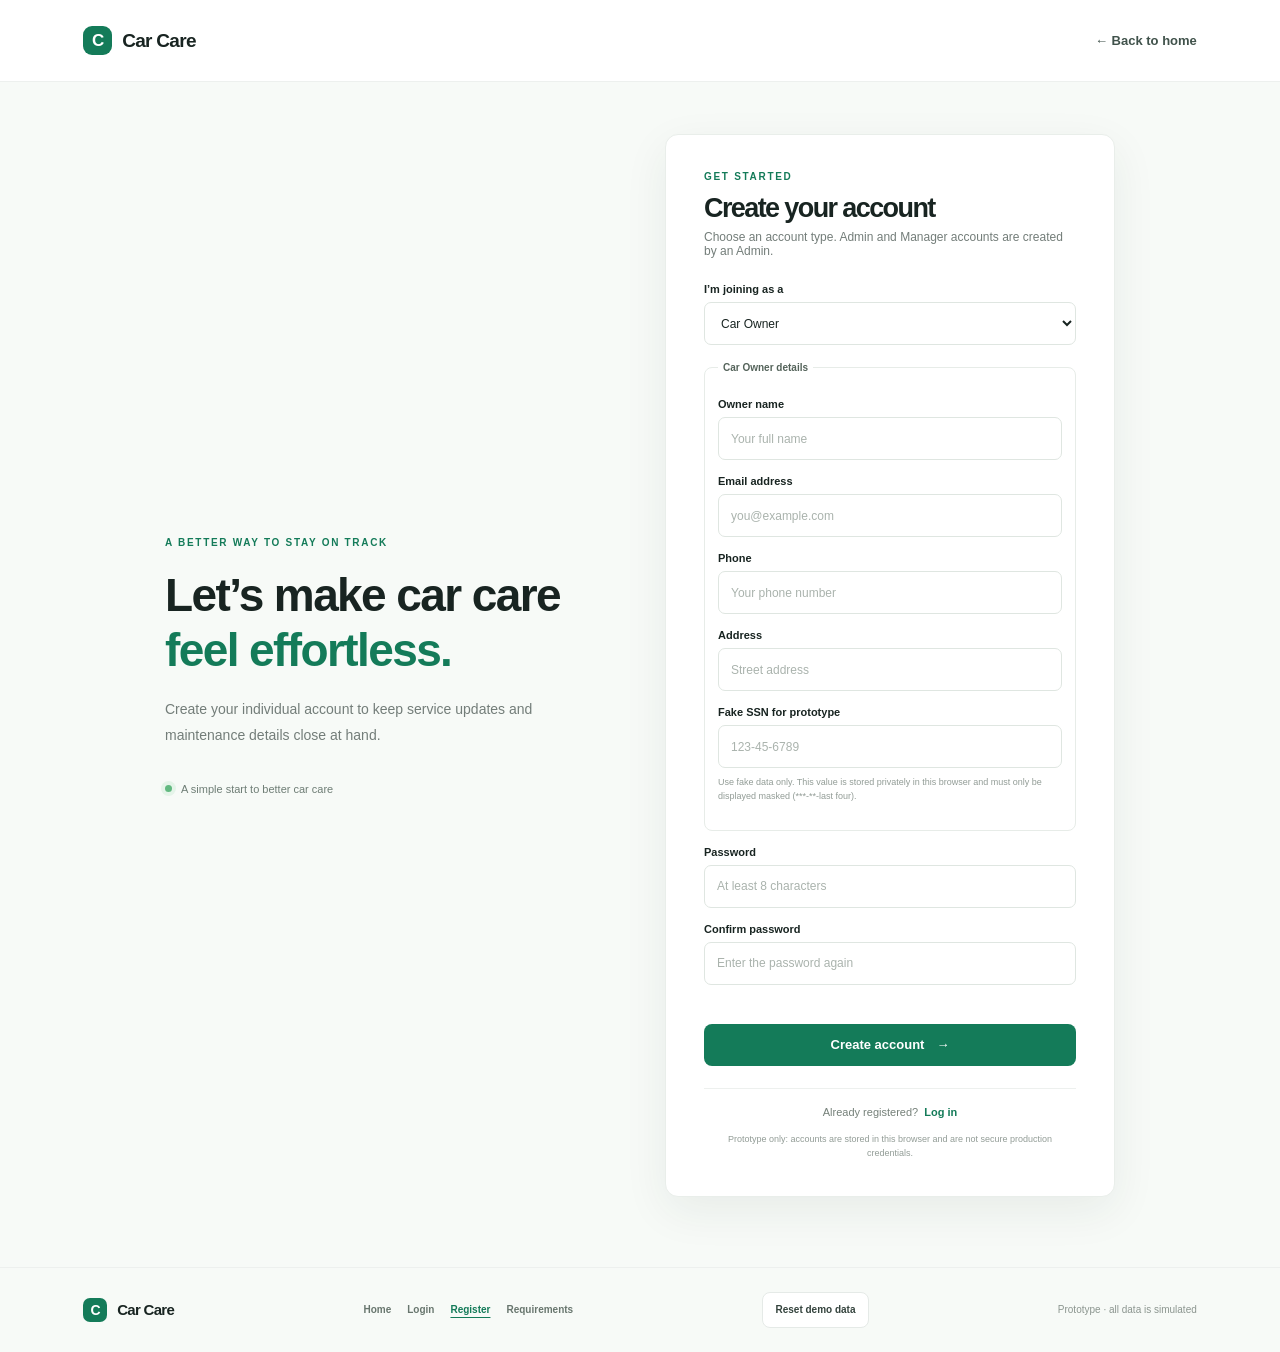
<file: register.html>
<!doctype html>
<html lang="en">
<head>
  <meta charset="utf-8">
  <meta name="viewport" content="width=device-width, initial-scale=1">
  <title>Create an account | Car Care</title>
  <link rel="stylesheet" href="css/styles.css">
</head>
<body class="auth-page">
  <header class="site-header">
    <a class="brand" href="index.html"><span class="brand-mark">C</span> Car Care</a>
    <a class="text-link" href="index.html">← Back to home</a>
  </header>
  <main class="auth-layout register-layout">
    <section class="auth-aside">
      <p class="eyebrow">A BETTER WAY TO STAY ON TRACK</p>
      <h1>Let’s make car care<br><span>feel effortless.</span></h1>
      <p>Create your individual account to keep service updates and maintenance details close at hand.</p>
      <div class="aside-caption"><span class="status-dot"></span> A simple start to better car care</div>
    </section>
    <section class="auth-card">
      <div class="auth-card-heading">
        <p class="eyebrow">GET STARTED</p>
        <h2>Create your account</h2>
        <p>Choose an account type. Admin and Manager accounts are created by an Admin.</p>
      </div>
      <form id="register-form" novalidate>
        <label for="register-role">I’m joining as a</label>
        <select id="register-role" name="role" required>
          <option value="owner">Car Owner</option>
          <option value="center">Service Center</option>
        </select>

        <fieldset id="owner-fields">
          <legend>Car Owner details</legend>
          <label for="owner-name">Owner name</label>
          <input id="owner-name" name="ownerName" type="text" autocomplete="name" placeholder="Your full name" required>
          <label for="owner-email">Email address</label>
          <input id="owner-email" name="email" type="email" autocomplete="email" placeholder="you@example.com" required>
          <label for="owner-phone">Phone</label>
          <input id="owner-phone" name="phone" type="tel" autocomplete="tel" placeholder="Your phone number" required>
          <label for="owner-address">Address</label>
          <input id="owner-address" name="address" type="text" autocomplete="street-address" placeholder="Street address" required>
          <label for="owner-ssn">Fake SSN for prototype</label>
          <input id="owner-ssn" name="ssn" type="text" inputmode="numeric" autocomplete="off" pattern="[0-9]{3}-[0-9]{2}-[0-9]{4}" placeholder="123-45-6789" aria-describedby="ssn-privacy" required>
          <p class="privacy-note field-note" id="ssn-privacy">Use fake data only. This value is stored privately in this browser and must only be displayed masked (***-**-last four).</p>
        </fieldset>

        <fieldset id="center-fields" class="hidden" disabled>
          <legend>Service Center details</legend>
          <label for="center-name">Service center name</label>
          <input id="center-name" name="serviceCenterName" type="text" autocomplete="organization" placeholder="Business name" required>
          <label for="center-address">Service center address</label>
          <input id="center-address" name="serviceCenterAddress" type="text" autocomplete="street-address" placeholder="Business address" required>
          <label for="center-email">Contact email</label>
          <input id="center-email" name="email" type="email" autocomplete="email" placeholder="service@example.com" required>
          <label for="center-phone">Phone</label>
          <input id="center-phone" name="centerPhone" type="tel" autocomplete="tel" placeholder="Business phone number" required>
        </fieldset>

        <label for="register-password">Password</label>
        <input id="register-password" name="password" type="password" autocomplete="new-password" minlength="8" placeholder="At least 8 characters" required>
        <label for="confirm-password">Confirm password</label>
        <input id="confirm-password" name="confirmPassword" type="password" autocomplete="new-password" minlength="8" placeholder="Enter the password again" required>
        <div class="form-message" id="register-message" role="status" aria-live="polite"></div>
        <a class="form-link hidden" id="already-registered-link" href="login.html">You're already registered. Log in instead.</a>
        <button class="button button-primary button-full" type="submit">Create account <span aria-hidden="true">→</span></button>
      </form>

      <section id="registration-confirmation" class="registration-confirmation hidden" aria-live="polite">
        <p class="eyebrow">ACCOUNT CREATED</p>
        <h2>You’re registered</h2>
        <p>Your unique Car Care user ID is <code id="registration-user-id"></code>.</p>
        <div id="first-vehicle-panel" class="hidden">
          <h3>Add your first vehicle</h3>
          <p class="masked-ssn-line">SSN stored privately: <strong id="registration-ssn"></strong></p>
          <p>Vehicle details can be added now or later from your owner portal.</p>
          <form id="first-vehicle-form" novalidate>
            <label for="vehicle-number">Vehicle number</label>
            <input id="vehicle-number" name="vehicleNumber" type="text" placeholder="e.g. CC-4821" required>
            <label for="vehicle-make">Make</label>
            <input id="vehicle-make" name="vehicleMake" type="text" placeholder="e.g. Honda" required>
            <label for="vehicle-model">Model</label>
            <input id="vehicle-model" name="carModel" type="text" placeholder="e.g. Civic" required>
            <label for="vehicle-year">Year</label>
            <input id="vehicle-year" name="year" type="number" min="1900" max="2100" placeholder="e.g. 2022" required>
            <div class="form-message" id="vehicle-message" role="status"></div>
            <button class="button button-primary button-full" type="submit">Save vehicle and continue</button>
          </form>
          <button class="link-button reset-cancel" id="skip-first-vehicle" type="button">I’ll add a vehicle later</button>
        </div>
        <div id="center-registration-next" class="hidden">
          <p>Your individual Service Center account is ready.</p>
          <a class="button button-primary button-full" href="center.html">Continue to Service Center portal</a>
        </div>
      </section>

      <div class="auth-foot"><span>Already registered?</span> <a href="login.html">Log in</a></div>
      <p class="privacy-note">Prototype only: accounts are stored in this browser and are not secure production credentials.</p>
    </section>
  </main>
  <footer class="site-footer"><a class="brand" href="index.html"><span class="brand-mark">C</span> Car Care</a><nav class="site-footer-links" aria-label="Site pages"><a href="index.html">Home</a><a href="login.html">Login</a><a href="register.html" aria-current="page">Register</a><a href="requirements.html">Requirements</a></nav><button class="button button-quiet" type="button" data-reset-demo>Reset demo data</button><span class="simulated-note">Prototype · all data is simulated</span></footer>
  <script src="js/data.js"></script>
  <script src="js/ui.js"></script>
  <script src="js/auth.js"></script>
</body>
</html>
</file>
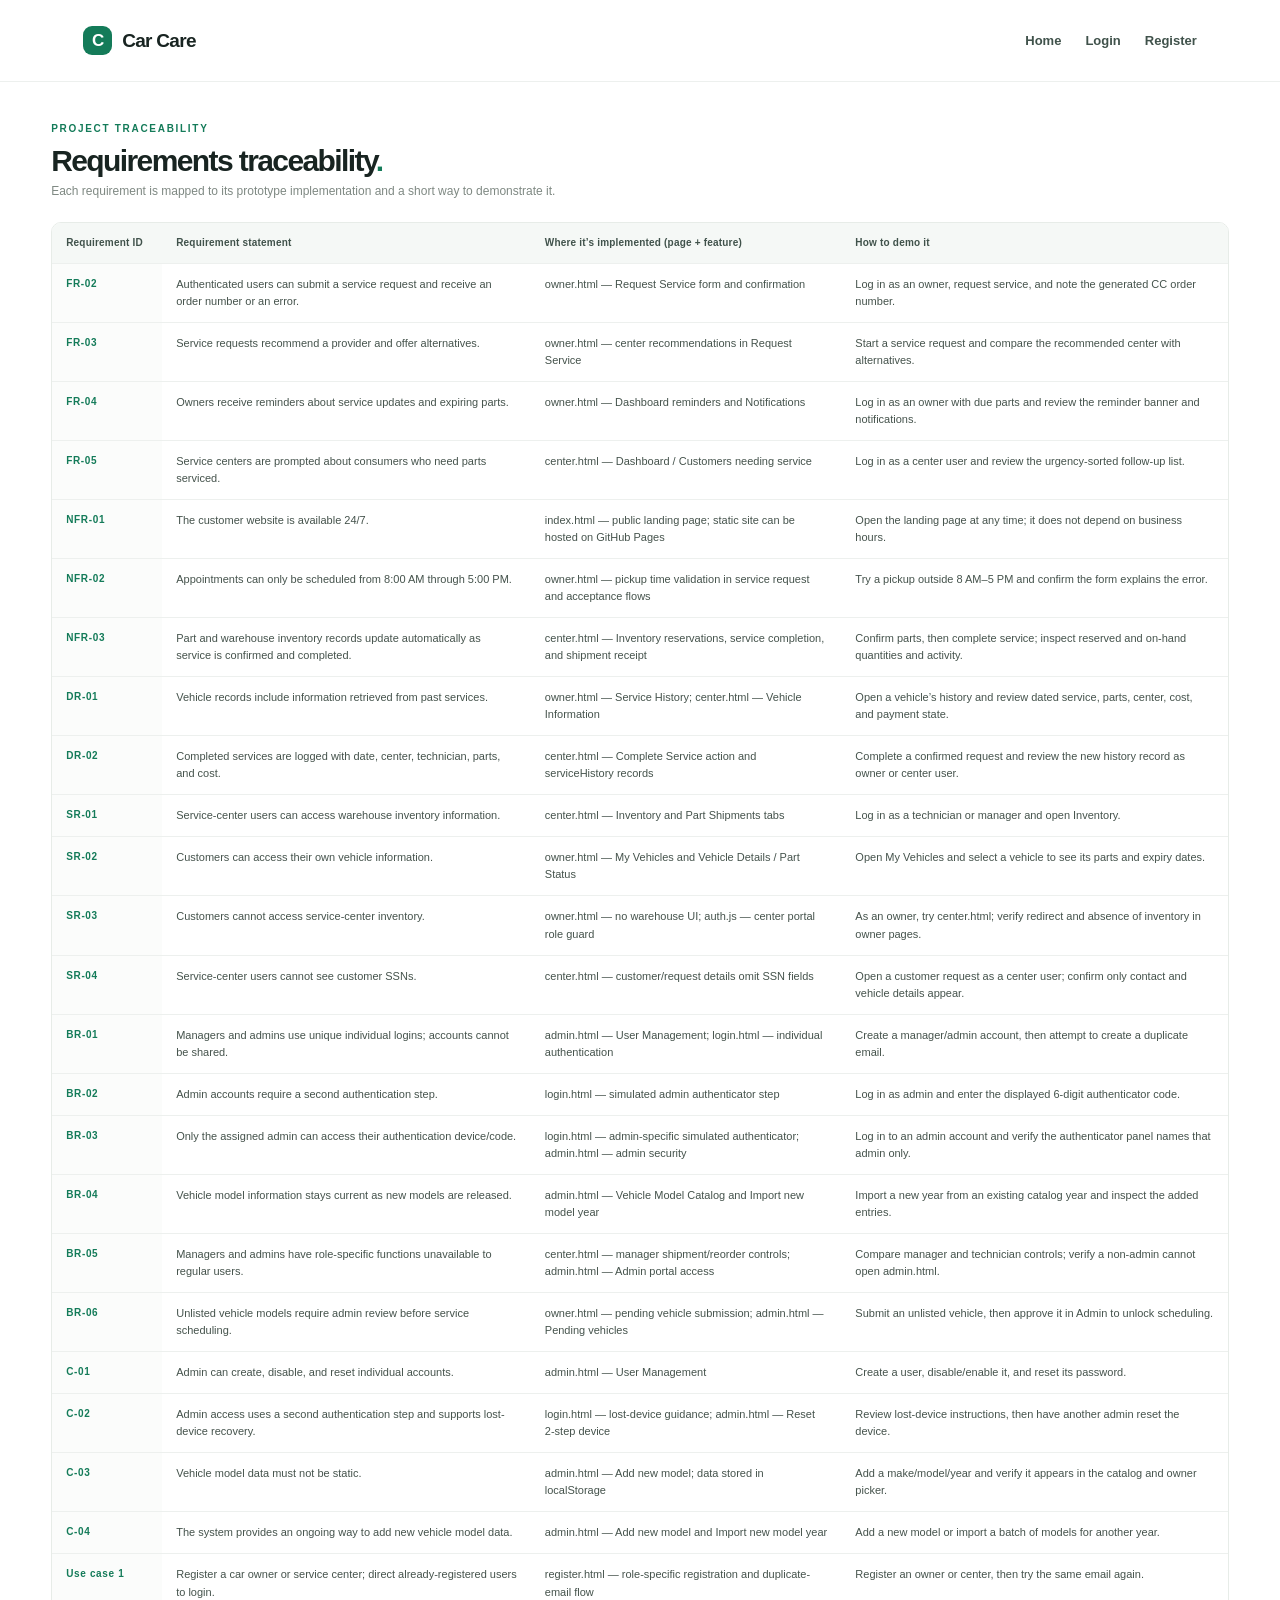
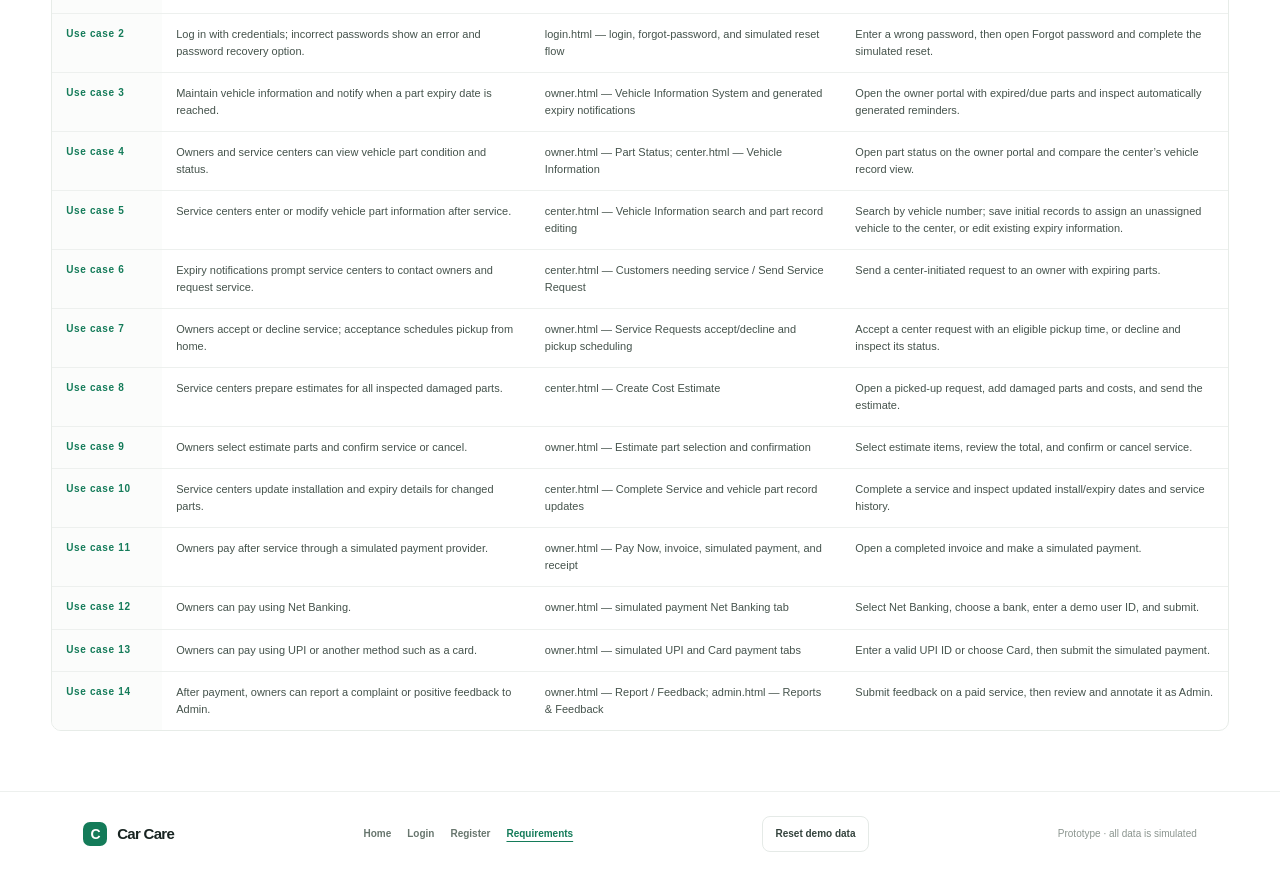
<file: requirements.html>
<!doctype html>
<html lang="en">
<head>
  <meta charset="utf-8">
  <meta name="viewport" content="width=device-width, initial-scale=1">
  <meta name="description" content="Traceability from Car Care requirements to prototype features and demo steps.">
  <title>Requirements Traceability | Car Care</title>
  <link rel="stylesheet" href="css/styles.css">
</head>
<body class="requirements-page">
  <header class="site-header">
    <a class="brand" href="index.html"><span class="brand-mark">C</span> Car Care</a>
    <nav class="header-actions" aria-label="Main navigation">
      <a class="text-link" href="index.html">Home</a>
      <a class="text-link" href="login.html">Login</a>
      <a class="text-link" href="register.html">Register</a>
    </nav>
  </header>
  <main class="requirements-main">
    <div class="admin-page-heading"><div><p class="eyebrow">PROJECT TRACEABILITY</p><h1>Requirements traceability<span class="heading-period">.</span></h1><p>Each requirement is mapped to its prototype implementation and a short way to demonstrate it.</p></div></div>
    <div class="requirements-table-wrap">
      <table class="requirements-table">
        <thead><tr><th scope="col">Requirement ID</th><th scope="col">Requirement statement</th><th scope="col">Where it’s implemented (page + feature)</th><th scope="col">How to demo it</th></tr></thead>
        <tbody>
          <tr><th scope="row">FR-02</th><td>Authenticated users can submit a service request and receive an order number or an error.</td><td>owner.html — Request Service form and confirmation</td><td>Log in as an owner, request service, and note the generated CC order number.</td></tr>
          <tr><th scope="row">FR-03</th><td>Service requests recommend a provider and offer alternatives.</td><td>owner.html — center recommendations in Request Service</td><td>Start a service request and compare the recommended center with alternatives.</td></tr>
          <tr><th scope="row">FR-04</th><td>Owners receive reminders about service updates and expiring parts.</td><td>owner.html — Dashboard reminders and Notifications</td><td>Log in as an owner with due parts and review the reminder banner and notifications.</td></tr>
          <tr><th scope="row">FR-05</th><td>Service centers are prompted about consumers who need parts serviced.</td><td>center.html — Dashboard / Customers needing service</td><td>Log in as a center user and review the urgency-sorted follow-up list.</td></tr>
          <tr><th scope="row">NFR-01</th><td>The customer website is available 24/7.</td><td>index.html — public landing page; static site can be hosted on GitHub Pages</td><td>Open the landing page at any time; it does not depend on business hours.</td></tr>
          <tr><th scope="row">NFR-02</th><td>Appointments can only be scheduled from 8:00 AM through 5:00 PM.</td><td>owner.html — pickup time validation in service request and acceptance flows</td><td>Try a pickup outside 8 AM–5 PM and confirm the form explains the error.</td></tr>
          <tr><th scope="row">NFR-03</th><td>Part and warehouse inventory records update automatically as service is confirmed and completed.</td><td>center.html — Inventory reservations, service completion, and shipment receipt</td><td>Confirm parts, then complete service; inspect reserved and on-hand quantities and activity.</td></tr>
          <tr><th scope="row">DR-01</th><td>Vehicle records include information retrieved from past services.</td><td>owner.html — Service History; center.html — Vehicle Information</td><td>Open a vehicle’s history and review dated service, parts, center, cost, and payment state.</td></tr>
          <tr><th scope="row">DR-02</th><td>Completed services are logged with date, center, technician, parts, and cost.</td><td>center.html — Complete Service action and serviceHistory records</td><td>Complete a confirmed request and review the new history record as owner or center user.</td></tr>
          <tr><th scope="row">SR-01</th><td>Service-center users can access warehouse inventory information.</td><td>center.html — Inventory and Part Shipments tabs</td><td>Log in as a technician or manager and open Inventory.</td></tr>
          <tr><th scope="row">SR-02</th><td>Customers can access their own vehicle information.</td><td>owner.html — My Vehicles and Vehicle Details / Part Status</td><td>Open My Vehicles and select a vehicle to see its parts and expiry dates.</td></tr>
          <tr><th scope="row">SR-03</th><td>Customers cannot access service-center inventory.</td><td>owner.html — no warehouse UI; auth.js — center portal role guard</td><td>As an owner, try center.html; verify redirect and absence of inventory in owner pages.</td></tr>
          <tr><th scope="row">SR-04</th><td>Service-center users cannot see customer SSNs.</td><td>center.html — customer/request details omit SSN fields</td><td>Open a customer request as a center user; confirm only contact and vehicle details appear.</td></tr>
          <tr><th scope="row">BR-01</th><td>Managers and admins use unique individual logins; accounts cannot be shared.</td><td>admin.html — User Management; login.html — individual authentication</td><td>Create a manager/admin account, then attempt to create a duplicate email.</td></tr>
          <tr><th scope="row">BR-02</th><td>Admin accounts require a second authentication step.</td><td>login.html — simulated admin authenticator step</td><td>Log in as admin and enter the displayed 6-digit authenticator code.</td></tr>
          <tr><th scope="row">BR-03</th><td>Only the assigned admin can access their authentication device/code.</td><td>login.html — admin-specific simulated authenticator; admin.html — admin security</td><td>Log in to an admin account and verify the authenticator panel names that admin only.</td></tr>
          <tr><th scope="row">BR-04</th><td>Vehicle model information stays current as new models are released.</td><td>admin.html — Vehicle Model Catalog and Import new model year</td><td>Import a new year from an existing catalog year and inspect the added entries.</td></tr>
          <tr><th scope="row">BR-05</th><td>Managers and admins have role-specific functions unavailable to regular users.</td><td>center.html — manager shipment/reorder controls; admin.html — Admin portal access</td><td>Compare manager and technician controls; verify a non-admin cannot open admin.html.</td></tr>
          <tr><th scope="row">BR-06</th><td>Unlisted vehicle models require admin review before service scheduling.</td><td>owner.html — pending vehicle submission; admin.html — Pending vehicles</td><td>Submit an unlisted vehicle, then approve it in Admin to unlock scheduling.</td></tr>
          <tr><th scope="row">C-01</th><td>Admin can create, disable, and reset individual accounts.</td><td>admin.html — User Management</td><td>Create a user, disable/enable it, and reset its password.</td></tr>
          <tr><th scope="row">C-02</th><td>Admin access uses a second authentication step and supports lost-device recovery.</td><td>login.html — lost-device guidance; admin.html — Reset 2-step device</td><td>Review lost-device instructions, then have another admin reset the device.</td></tr>
          <tr><th scope="row">C-03</th><td>Vehicle model data must not be static.</td><td>admin.html — Add new model; data stored in localStorage</td><td>Add a make/model/year and verify it appears in the catalog and owner picker.</td></tr>
          <tr><th scope="row">C-04</th><td>The system provides an ongoing way to add new vehicle model data.</td><td>admin.html — Add new model and Import new model year</td><td>Add a new model or import a batch of models for another year.</td></tr>
          <tr><th scope="row">Use case 1</th><td>Register a car owner or service center; direct already-registered users to login.</td><td>register.html — role-specific registration and duplicate-email flow</td><td>Register an owner or center, then try the same email again.</td></tr>
          <tr><th scope="row">Use case 2</th><td>Log in with credentials; incorrect passwords show an error and password recovery option.</td><td>login.html — login, forgot-password, and simulated reset flow</td><td>Enter a wrong password, then open Forgot password and complete the simulated reset.</td></tr>
          <tr><th scope="row">Use case 3</th><td>Maintain vehicle information and notify when a part expiry date is reached.</td><td>owner.html — Vehicle Information System and generated expiry notifications</td><td>Open the owner portal with expired/due parts and inspect automatically generated reminders.</td></tr>
          <tr><th scope="row">Use case 4</th><td>Owners and service centers can view vehicle part condition and status.</td><td>owner.html — Part Status; center.html — Vehicle Information</td><td>Open part status on the owner portal and compare the center’s vehicle record view.</td></tr>
          <tr><th scope="row">Use case 5</th><td>Service centers enter or modify vehicle part information after service.</td><td>center.html — Vehicle Information search and part record editing</td><td>Search by vehicle number; save initial records to assign an unassigned vehicle to the center, or edit existing expiry information.</td></tr>
          <tr><th scope="row">Use case 6</th><td>Expiry notifications prompt service centers to contact owners and request service.</td><td>center.html — Customers needing service / Send Service Request</td><td>Send a center-initiated request to an owner with expiring parts.</td></tr>
          <tr><th scope="row">Use case 7</th><td>Owners accept or decline service; acceptance schedules pickup from home.</td><td>owner.html — Service Requests accept/decline and pickup scheduling</td><td>Accept a center request with an eligible pickup time, or decline and inspect its status.</td></tr>
          <tr><th scope="row">Use case 8</th><td>Service centers prepare estimates for all inspected damaged parts.</td><td>center.html — Create Cost Estimate</td><td>Open a picked-up request, add damaged parts and costs, and send the estimate.</td></tr>
          <tr><th scope="row">Use case 9</th><td>Owners select estimate parts and confirm service or cancel.</td><td>owner.html — Estimate part selection and confirmation</td><td>Select estimate items, review the total, and confirm or cancel service.</td></tr>
          <tr><th scope="row">Use case 10</th><td>Service centers update installation and expiry details for changed parts.</td><td>center.html — Complete Service and vehicle part record updates</td><td>Complete a service and inspect updated install/expiry dates and service history.</td></tr>
          <tr><th scope="row">Use case 11</th><td>Owners pay after service through a simulated payment provider.</td><td>owner.html — Pay Now, invoice, simulated payment, and receipt</td><td>Open a completed invoice and make a simulated payment.</td></tr>
          <tr><th scope="row">Use case 12</th><td>Owners can pay using Net Banking.</td><td>owner.html — simulated payment Net Banking tab</td><td>Select Net Banking, choose a bank, enter a demo user ID, and submit.</td></tr>
          <tr><th scope="row">Use case 13</th><td>Owners can pay using UPI or another method such as a card.</td><td>owner.html — simulated UPI and Card payment tabs</td><td>Enter a valid UPI ID or choose Card, then submit the simulated payment.</td></tr>
          <tr><th scope="row">Use case 14</th><td>After payment, owners can report a complaint or positive feedback to Admin.</td><td>owner.html — Report / Feedback; admin.html — Reports &amp; Feedback</td><td>Submit feedback on a paid service, then review and annotate it as Admin.</td></tr>
        </tbody>
      </table>
    </div>
  </main>
  <footer class="site-footer">
    <a class="brand" href="index.html"><span class="brand-mark">C</span> Car Care</a>
    <nav class="site-footer-links" aria-label="Site pages"><a href="index.html">Home</a><a href="login.html">Login</a><a href="register.html">Register</a><a href="requirements.html" aria-current="page">Requirements</a></nav>
    <button class="button button-quiet" type="button" data-reset-demo>Reset demo data</button>
    <span class="simulated-note">Prototype · all data is simulated</span>
  </footer>
  <script src="js/data.js"></script>
  <script src="js/ui.js"></script>
  <script src="js/auth.js"></script>
</body>
</html>
</file>
<file: css/styles.css>
:root{--ink:#182421;--muted:#737d79;--line:#e5eae7;--paper:#fff;--wash:#f5f8f6;--green:#147b59;--green-dark:#11684c;--lime:#d5f66d;--blue:#dceefa;--shadow:0 20px 60px rgba(27,50,40,.09);font-family:Arial,sans-serif;color:var(--ink);background:var(--paper);font-synthesis:none;text-rendering:optimizeLegibility}
*{box-sizing:border-box}
body{margin:0;min-width:0}
a{color:inherit;text-decoration:none}
button,input,select{font:inherit}
button,a,select{ -webkit-tap-highlight-color:transparent}
.site-header,.portal-header{height:82px;display:flex;align-items:center;justify-content:space-between;padding:0 max(6.5vw,28px);border-bottom:1px solid #edf0ee;background:rgba(255,255,255,.94)}
.brand{display:inline-flex;align-items:center;gap:10px;font:800 19px Arial,sans-serif;letter-spacing:-.7px}
.brand-mark{height:29px;width:29px;display:inline-grid;place-items:center;border-radius:9px;background:var(--green);color:white;font:800 17px Arial,sans-serif}
.header-actions,.portal-header-right{display:flex;align-items:center;gap:24px}
.text-link{font-size:13px;font-weight:600;color:#40524b}.text-link:hover,.auth-foot a:hover{color:var(--green);text-decoration:underline}
.button{border:1px solid transparent;border-radius:8px;min-height:42px;padding:0 17px;display:inline-flex;align-items:center;justify-content:center;gap:12px;font-size:13px;font-weight:700;cursor:pointer;transition:background .18s,border-color .18s,transform .18s}
.button:hover{transform:translateY(-1px)}
.button-primary{background:var(--green);color:white}.button-primary:hover{background:var(--green-dark)}
.button-quiet{background:white;border-color:var(--line);color:#34433d}.button-outline{background:transparent;border-color:#cfdbd4;color:#264138}.button-outline:hover,.button-quiet:hover{background:var(--wash)}
.button-large{min-height:51px;padding:0 21px;font-size:13px}.button-full{width:100%;margin-top:17px}
.hero{min-height:585px;padding:65px max(9.4vw,40px) 55px;display:grid;grid-template-columns:1fr 1fr;align-items:center;gap:48px;background:radial-gradient(ellipse at 85% 37%,#eff7ed 0,rgba(241,247,241,0) 43%),linear-gradient(125deg,#fff 45%,#f8fbf8)}
.hero-copy{max-width:570px}.eyebrow{font-size:10px;line-height:1.4;letter-spacing:1.7px;color:var(--green);font-weight:700;margin:0 0 18px}
h1,h2,h3,p{margin-top:0}
h1,h2{font-family:Arial,sans-serif;letter-spacing:-1.6px}
.hero h1{font-size:clamp(39px,4.5vw,61px);line-height:1.14;margin:0 0 21px;font-weight:800}.hero h1 span,.auth-aside h1 span,.section-heading h2 span{color:var(--green)}
.hero-description{font-size:15px;line-height:1.8;color:var(--muted);max-width:480px;margin-bottom:29px}
.hero-actions{display:flex;align-items:center;gap:12px;flex-wrap:wrap}.hero-proof,.aside-caption{display:flex;align-items:center;gap:9px;margin-top:29px;color:#6e7d75;font-size:11px}
.status-dot{width:7px;height:7px;display:inline-block;background:#62b980;border-radius:50%;box-shadow:0 0 0 4px #e5f4e9}
.hero-visual{height:425px;display:grid;place-items:center;position:relative}.visual-orbit{position:absolute;border:1px solid #e1ebdf;border-radius:50%;width:390px;height:390px}.orbit-two{width:310px;height:310px;border-style:dashed;border-color:#e4eee1}
.vehicle-card{position:relative;z-index:1;width:min(350px,88%);padding:24px 23px 16px;background:white;border:1px solid #edf1ed;border-radius:15px;box-shadow:var(--shadow);transform:rotate(-2deg)}
.vehicle-card-top{display:flex;justify-content:space-between;align-items:center}.small-label,.summary-label{font-size:9px;letter-spacing:1.2px;color:#849089;font-weight:700}
.pill{display:inline-flex;align-items:center;border-radius:30px;padding:6px 9px;font-size:8px;letter-spacing:.7px;font-weight:700;white-space:nowrap}
.pill-green{background:#e8f7ed;color:#238154}.pill-neutral{background:#f1f4f2;color:#68756e}.pill-lilac{background:#f0edff;color:#6c59a6}
.car-illustration{height:136px;position:relative;margin:16px -2px 11px;background:linear-gradient(180deg,#f8faf8,#f1f6f2);border-radius:9px;overflow:hidden}
.car-illustration:before{content:"";position:absolute;width:198px;height:55px;background:#a8c9b4;left:50%;top:44px;transform:translateX(-50%);border-radius:49px 61px 16px 13px;box-shadow:inset 0 -6px #92b6a0}
.car-illustration:after{content:"";position:absolute;width:86px;height:34px;background:#d5e8da;left:50%;top:34px;transform:translateX(-34%);border-radius:36px 32px 2px 2px;clip-path:polygon(12% 0,83% 0,100% 100%,0 100%)}
.car-window{position:absolute;z-index:2;width:2px;height:30px;background:#9bbca4;left:50%;top:38px}.car-wheel{position:absolute;z-index:3;width:29px;height:29px;border-radius:50%;background:#35453f;border:6px solid #fff;top:87px}.wheel-left{left:calc(50% - 66px)}.wheel-right{left:calc(50% + 38px)}
.vehicle-name{font:700 14px Arial,sans-serif}.vehicle-name span{float:right;color:#9ba59f;font:500 10px Arial,sans-serif;padding-top:3px}
.service-row{height:54px;display:flex;align-items:center;gap:11px;border-top:1px solid #eff2f0;margin-top:12px;padding-top:10px}.service-icon{width:28px;height:28px;border-radius:8px;background:#e9f6e8;color:#498653;display:grid;place-items:center;font-size:14px}.service-icon-blue{background:#eaf4fb;color:#5888a7}
.service-row strong,.service-row small,.floating-note strong,.floating-note small{display:block}.service-row strong{font-size:11px}.service-row small,.floating-note small{font-size:9px;color:#8c9690;margin-top:3px}.service-arrow{margin-left:auto;color:#87968c}
.floating-note{display:flex;gap:10px;align-items:center;position:absolute;right:0;bottom:39px;z-index:2;background:white;border-radius:10px;padding:12px 16px;box-shadow:0 9px 35px rgba(27,50,40,.11);transform:rotate(2deg)}.floating-note strong{font-size:10px}.note-icon{width:27px;height:27px;border-radius:50%;display:grid;place-items:center;background:#f0f8e4;color:#638b3b}
.section-wrap{max-width:1050px;margin:auto;padding:78px 30px 88px}.section-heading{text-align:center}.section-heading .eyebrow{margin-bottom:14px}.section-heading h2{font-size:34px;line-height:1.3;margin-bottom:41px}.benefit-grid{display:grid;grid-template-columns:repeat(3,1fr);gap:20px}.benefit-card{border:1px solid var(--line);border-radius:11px;padding:25px 25px 22px;background:#fff}.benefit-icon{height:38px;width:38px;display:grid;place-items:center;border-radius:11px;font-size:18px;margin-bottom:18px}.icon-lime{background:#f1f9d9;color:#668532}.icon-blue{background:#e9f4fa;color:#4d83a2}.icon-lilac{background:#f3effb;color:#7c69a6}.benefit-card h3{font:700 14px Arial,sans-serif;margin-bottom:8px}.benefit-card p{font-size:12px;line-height:1.7;color:var(--muted);margin-bottom:0}
.site-footer{min-height:85px;padding:20px max(6.5vw,28px);border-top:1px solid #edf0ee;display:flex;align-items:center;justify-content:space-between;color:#849089;font-size:10px}.site-footer .brand{color:var(--ink);font-size:15px}.site-footer .brand-mark{height:24px;width:24px;font-size:14px;border-radius:7px}.simulated-note{color:#8b958f}
.auth-page{background:#f7faf7;min-height:100vh}.auth-page .site-header{background:white}.auth-layout{max-width:1010px;margin:52px auto 70px;padding:0 30px;display:grid;grid-template-columns:1fr 450px;gap:76px;align-items:center}
.auth-aside{padding:15px 0}.auth-aside h1{font-size:46px;line-height:1.2;margin-bottom:19px}.auth-aside>p:not(.eyebrow){max-width:390px;font-size:14px;line-height:1.8;color:var(--muted)}.aside-caption{margin-top:35px}
.auth-card{background:white;padding:35px 38px;border:1px solid #e9eeea;border-radius:13px;box-shadow:0 14px 45px rgba(29,57,42,.07)}.auth-card-heading .eyebrow{margin-bottom:9px}.auth-card h2{font-size:27px;margin:0 0 6px}.auth-card-heading>p:last-child{font-size:12px;color:var(--muted);margin-bottom:25px}
form label{display:block;font-size:11px;font-weight:700;margin:15px 0 7px}input,select{height:43px;width:100%;border:1px solid #dfe6e1;border-radius:7px;padding:0 12px;background:white;color:var(--ink);font-size:12px;outline:none}input:focus,select:focus{border-color:#64a587;box-shadow:0 0 0 3px #eaf5ef}input::placeholder{color:#aab3ad}.field-hint{font-size:10px;color:#89938d;font-weight:400;margin-left:5px}
.auth-foot{border-top:1px solid #edf0ee;margin-top:22px;padding-top:17px;text-align:center;font-size:11px;color:#758079}.auth-foot a{font-weight:700;color:var(--green);margin-left:3px}.demo-details{margin-top:19px;color:#7e8982;font-size:10px}.demo-details summary{cursor:pointer;text-align:center}.demo-details p{line-height:1.8;text-align:center;margin:10px 0 0}.privacy-note{font-size:9px;line-height:1.5;color:#929c96;text-align:center;margin:15px 0 0}.form-message{font-size:11px;color:#b63f38;min-height:12px;margin-top:10px}.form-message.success{color:var(--green)}
.hidden{display:none!important}
.portal-page{background:#f7f9f7;min-height:100vh}.portal-header{height:70px;padding:0 34px;background:white;position:sticky;top:0;z-index:10}.portal-header-right{gap:14px}.portal-header .button{min-height:36px}.user-greeting{font-size:11px;color:#67736c}
.portal-layout{display:flex;min-height:calc(100vh - 70px)}.sidebar{width:220px;flex:0 0 220px;padding:29px 17px 18px;background:white;border-right:1px solid #e9eeea;display:flex;flex-direction:column}.side-label{font-size:9px;letter-spacing:1.3px;color:#9aa49e;font-weight:700;padding:0 12px;margin-bottom:18px}.side-link{display:flex;align-items:center;gap:12px;padding:11px 12px;border-radius:7px;color:#718078;font-size:13px;margin:2px 0}.side-link span{font-size:11px;font-weight:600}.side-link:hover,.side-link.active{background:#edf6f0;color:var(--green)}.sidebar-bottom{margin-top:auto;border-top:1px solid #edf0ee;padding:16px 10px 0;display:flex;align-items:center;gap:9px;font-size:10px;color:#89948d}
.portal-main{max-width:1260px;width:100%;padding:40px 5.2vw 60px;margin:0 auto}.page-heading{display:flex;justify-content:space-between;align-items:center;margin-bottom:27px}.page-heading .eyebrow{margin-bottom:8px}.page-heading h1{font-size:30px;margin:0 0 5px}.heading-period{color:var(--green)}.page-heading p:not(.eyebrow){font-size:12px;color:#7f8983;margin-bottom:0}
.summary-grid{display:grid;grid-template-columns:repeat(3,1fr);gap:14px;margin-bottom:18px}.summary-card,.panel{background:white;border:1px solid #e7ece8;border-radius:9px}.summary-card{padding:17px 18px;min-height:104px}.summary-card .summary-label{display:block;margin-bottom:11px}.summary-card strong{font:700 20px Arial,sans-serif;display:block;white-space:nowrap;overflow:hidden;text-overflow:ellipsis}.summary-card small{display:block;color:#87918b;font-size:10px;margin-top:5px}
.panel{margin-top:16px;overflow:hidden}.panel-heading{padding:18px 20px;display:flex;align-items:center;justify-content:space-between;gap:12px;border-bottom:1px solid #edf0ee}.panel-heading h2{font-size:15px;letter-spacing:-.3px;margin:0 0 4px}.panel-heading p{font-size:10px;color:#89938d;margin:0}.panel-heading .text-link{font-size:10px}
.table-wrap{overflow-x:auto}table{border-collapse:collapse;width:100%;text-align:left}th{background:#fbfcfb;color:#929c96;font-size:9px;letter-spacing:.65px;font-weight:700;padding:11px 20px}td{padding:13px 20px;border-top:1px solid #f0f2f0;font-size:11px;color:#45534c}td strong{font-weight:700;color:#293832}.table-status{display:inline-block;padding:5px 8px;border-radius:30px;background:#eff7e9;color:#267447;font-size:9px;font-weight:700}.table-status.ok{background:#eff7e9;color:#267447}.table-status.due{background:#fff2e5;color:#a86716}.table-status.expired{background:#fff0ef;color:#b33e35}
.history-list{padding:0 20px}.history-item{display:flex;align-items:center;gap:13px;padding:14px 0;border-bottom:1px solid #f0f2f0}.history-item:last-child{border-bottom:0}.history-icon{height:32px;width:32px;border-radius:8px;background:#edf6f0;display:grid;place-items:center;color:var(--green)}.history-copy{flex:1}.history-copy strong,.history-copy small{display:block}.history-copy strong{font-size:11px}.history-copy small{font-size:10px;color:#8b958f;margin-top:4px}.history-cost{font-size:11px;font-weight:700}
.inventory-grid{padding:16px 20px;display:grid;grid-template-columns:repeat(3,1fr);gap:12px}.inventory-item{border:1px solid #edf0ee;border-radius:7px;padding:13px}.inventory-item strong{display:block;font-size:11px}.inventory-item small{display:block;color:#859089;font-size:10px;margin-top:5px}.model-chips{padding:18px 20px;display:flex;gap:8px;flex-wrap:wrap}.model-chip{background:#f4f7f4;border:1px solid #e7ece8;color:#536158;border-radius:30px;padding:8px 11px;font-size:10px}
.table-subtext{display:block;color:#89938d;font-size:9px;margin-top:4px}.admin-heading-actions{display:flex;align-items:center;gap:9px}
.empty-state{padding:27px 20px;color:#87918b;font-size:11px}.prototype-note{margin-top:18px;padding:12px 14px;border-radius:7px;background:#f0f5f1;color:#728078;font-size:10px;line-height:1.6}
.placeholder-page{max-width:760px;margin:100px auto;padding:20px 30px}.placeholder-page h1{font-size:36px}.placeholder-page p:not(.eyebrow){max-width:580px;color:var(--muted);font-size:14px;line-height:1.7;margin-bottom:24px}
.demo-accounts{margin-top:22px;padding:16px;border:1px solid #e8eee9;border-radius:9px;background:#f8faf8}.demo-accounts h3{font:700 13px Arial,sans-serif;margin:0 0 10px}.demo-accounts ul{list-style:none;padding:0;margin:0}.demo-accounts li{display:grid;grid-template-columns:78px minmax(0,1fr) 65px;align-items:center;gap:7px;padding:7px 0;border-top:1px solid #e9eeea;font-size:10px}.demo-accounts li span{color:#707d75;font-weight:700}.demo-accounts code{font:10px Consolas,monospace;color:#34473d;overflow-wrap:anywhere}.demo-accounts>p{font-size:10px;color:#707d75;margin:10px 0 0}.demo-accounts>p code{font-weight:700;color:#34473d}
.form-link{display:inline-block;margin-top:9px;font-size:11px;font-weight:700;color:var(--green)}.auth-supporting-copy{font-size:12px;line-height:1.6;color:var(--muted);margin:10px 0 16px}.authenticator-device{display:flex;flex-direction:column;align-items:center;gap:7px;padding:17px 12px;margin:16px 0;background:#f5f8f5;border:1px solid #e6ede7;border-radius:9px}.authenticator-device .small-label strong{font:inherit;color:#34433d}.device-code{font:700 27px Consolas,monospace;letter-spacing:5px;color:var(--green)}.authenticator-device>small{font-size:10px;color:#7f8983}.mfa-links{display:flex;justify-content:space-between;align-items:center;gap:12px;margin-top:17px;font-size:10px}.mfa-links a{font-weight:700;color:var(--green)}.link-button{border:0;background:none;padding:4px 0;color:var(--green);font:700 10px Arial,sans-serif;cursor:pointer}.link-button:hover{text-decoration:underline}.recovery-message,.reset-next-step p{font-size:11px;line-height:1.6;color:#68756e;margin:12px 0;padding:11px;background:#f5f8f5;border-radius:7px}.reset-cancel{display:block;margin:16px auto 0}.reset-next-step{margin-top:12px}.registration-confirmation{padding:17px;border:1px solid #e7ede8;border-radius:9px;background:#f9fbf9}.registration-confirmation h2{font-size:22px;margin-bottom:8px}.registration-confirmation>p,.registration-confirmation>div>p{font-size:11px;line-height:1.6;color:#6f7b73}.registration-confirmation code{font-size:10px;overflow-wrap:anywhere}.registration-confirmation h3{font-size:14px;margin:18px 0 7px}.registration-confirmation fieldset{padding-top:10px}.masked-ssn-line strong{font-family:Consolas,monospace;color:#304b3c}fieldset{min-width:0;border:1px solid #e7ece8;border-radius:8px;padding:10px 13px 14px;margin:17px 0 6px}fieldset legend{padding:0 5px;color:#54635a;font-size:10px;font-weight:700}.field-note{margin:8px 0 12px;text-align:left}.privacy-note{line-height:1.55}
.toast-region{position:fixed;right:22px;bottom:22px;z-index:100;display:flex;flex-direction:column;gap:8px}.toast{background:#23352d;color:white;padding:12px 16px;border-radius:8px;box-shadow:0 8px 28px #18242133;font-size:12px;max-width:320px;animation:toast-in .2s ease-out}.toast.error{background:#9c3e38}.toast.success{background:var(--green)}@keyframes toast-in{from{opacity:0;transform:translateY(8px)}to{opacity:1;transform:translateY(0)}}
@media(max-width:800px){.hero{grid-template-columns:1fr;padding-top:55px;gap:15px}.hero-copy{margin:auto}.hero-visual{height:390px}.floating-note{right:5%}.auth-layout{grid-template-columns:1fr;max-width:560px;gap:23px;margin-top:35px}.auth-aside{text-align:center}.auth-aside>p:not(.eyebrow){margin-left:auto;margin-right:auto}.aside-caption{justify-content:center;margin-top:18px}.sidebar{width:66px;flex-basis:66px;padding:22px 8px}.side-label{font-size:0;padding:0}.side-link{justify-content:center;padding:12px 8px}.side-link span,.sidebar-bottom>span:last-child{display:none}.sidebar-bottom{justify-content:center;padding-left:0;padding-right:0}.portal-main{padding:30px 22px 45px}.portal-header{padding:0 18px}}
@media(max-width:560px){.site-header{height:68px;padding:0 19px}.header-actions{gap:9px}.header-actions .text-link{display:none}.header-actions .button{padding:0 11px;min-height:37px;font-size:11px}.hero{padding:45px 22px 30px}.hero h1{font-size:40px}.hero-description{font-size:13px}.hero-visual{height:345px}.visual-orbit{width:315px;height:315px}.orbit-two{width:255px;height:255px}.vehicle-card{width:310px;padding:19px}.floating-note{right:-3px;bottom:10px}.section-wrap{padding:58px 20px}.section-heading h2{font-size:27px}.benefit-grid{grid-template-columns:1fr}.benefit-card{padding:19px}.site-footer{flex-wrap:wrap;gap:11px}.site-footer>span:nth-child(2){display:none}.auth-layout{padding:0 17px}.auth-aside h1{font-size:36px}.auth-aside>p:not(.eyebrow){font-size:12px}.auth-card{padding:27px 23px}.portal-header{height:62px}.portal-header .brand{font-size:16px}.portal-header-right{gap:7px}.user-greeting{display:none}.portal-header-right>.pill{font-size:7px}.portal-header-right .button{padding:0 10px;font-size:10px}.portal-layout{min-height:calc(100vh - 62px)}.sidebar{width:48px;flex-basis:48px;padding:20px 5px}.side-link{font-size:12px}.portal-main{padding:24px 13px 38px}.page-heading{align-items:flex-start;gap:10px}.page-heading h1{font-size:24px}.page-heading>button{font-size:10px;padding:0 9px;min-height:36px;white-space:nowrap}.page-heading p:not(.eyebrow){font-size:10px}.summary-grid{gap:7px}.summary-card{padding:12px 9px;min-height:90px}.summary-card .summary-label{font-size:7px;letter-spacing:.6px}.summary-card strong{font-size:14px}.summary-card small{font-size:8px}.panel-heading{padding:14px}.panel-heading h2{font-size:13px}.panel-heading p{font-size:9px}.panel-heading>.pill{font-size:7px;padding:5px 6px}th,td{padding:11px 12px;white-space:nowrap}.inventory-grid{grid-template-columns:1fr;padding:12px}.placeholder-page{margin:70px auto}}

.owner-portal{--owner-ink:#1c2a24;background:#f6f8f6;color:var(--owner-ink);min-height:100vh}.owner-header{position:sticky;top:0;z-index:20;height:70px;padding:0 4vw;background:#fff}.owner-header .header-actions{gap:18px}.owner-notification-shortcut{display:flex;align-items:center;gap:7px;position:relative;border:0;background:transparent;color:#45544c;font-size:11px;font-weight:700;cursor:pointer;padding:8px}.notification-count{display:inline-grid;place-items:center;min-width:18px;height:18px;padding:0 5px;border-radius:20px;background:#eaf5ed;color:#147b59;font-size:9px;font-weight:700}.notification-count.hidden{display:none!important}.owner-layout{display:flex;min-height:calc(100vh - 70px)}.owner-sidebar{width:225px;flex:0 0 225px;padding:28px 15px 18px;background:#fff;border-right:1px solid #e7ece8;display:flex;flex-direction:column}.owner-nav-label{padding:0 12px;margin:0 0 17px;color:#929d96;font-size:9px;letter-spacing:1.4px;font-weight:700}.owner-nav-link{display:flex;align-items:center;gap:12px;width:100%;padding:11px 12px;margin:2px 0;border:0;border-radius:7px;background:transparent;color:#69766e;text-align:left;font-size:11px;font-weight:600;cursor:pointer}.owner-nav-link>span:first-child{width:15px;font-size:15px}.owner-nav-link:hover,.owner-nav-link.active{background:#edf6f0;color:#147b59}.owner-nav-link .notification-count{margin-left:auto}.owner-sidebar-foot{display:flex;align-items:center;gap:10px;margin-top:auto;padding:15px 10px 0;border-top:1px solid #edf0ee;color:#87918b;font-size:9px}.owner-main{width:100%;max-width:1320px;min-width:0;margin:0 auto;padding:38px clamp(20px,4vw,56px) 60px}.owner-view[hidden]{display:none!important}.owner-page-heading{display:flex;justify-content:space-between;align-items:center;gap:15px;margin-bottom:24px}.owner-page-heading .eyebrow{margin-bottom:8px}.owner-page-heading h1{font-size:30px;margin:0 0 6px;letter-spacing:-1px}.owner-page-heading>div>p:last-child{margin:0;color:#7b8780;font-size:12px}.owner-page-heading .button{white-space:nowrap}.heading-period{color:var(--green)}.owner-reminder-banner{display:flex;align-items:center;gap:14px;margin-bottom:17px;padding:15px 17px;border:1px solid #f0d8b6;border-radius:9px;background:#fff8ee;color:#76521d}.reminder-banner-icon{width:30px;height:30px;flex:0 0 30px;display:grid;place-items:center;border-radius:50%;background:#fff0d9;color:#a36712;font-weight:800}.owner-reminder-banner>div{flex:1;min-width:0}.owner-reminder-banner strong{font-size:12px}.owner-reminder-banner p{font-size:10px;line-height:1.5;margin:4px 0 0;color:#886b3e}.banner-action{border:0;background:transparent;color:#805619;font-size:10px;font-weight:700;white-space:nowrap;cursor:pointer}.owner-summary-grid{display:grid;grid-template-columns:repeat(3,minmax(0,1fr));gap:13px;margin-bottom:17px}.owner-summary-card,.owner-panel{background:#fff;border:1px solid #e7ece8;border-radius:9px}.owner-summary-card{padding:16px 18px;min-height:100px}.owner-summary-card .summary-label{display:block;margin-bottom:10px;font-size:9px;letter-spacing:.8px}.owner-summary-card strong{display:block;font-size:22px;line-height:1}.owner-summary-card small{display:block;margin-top:6px;color:#89938d;font-size:10px}.owner-panel{margin:15px 0;overflow:hidden}.owner-panel-heading{display:flex;justify-content:space-between;align-items:center;gap:12px;padding:17px 19px;border-bottom:1px solid #edf0ee}.owner-panel-heading h2{margin:0 0 4px;font-size:15px;letter-spacing:-.4px}.owner-panel-heading p{margin:0;color:#89938d;font-size:10px}.button-small{min-height:34px;padding:0 12px;font-size:10px}.owner-vehicle-grid{display:grid;grid-template-columns:repeat(2,minmax(0,1fr));gap:12px;padding:16px 18px}.owner-vehicle-card{display:flex;align-items:center;gap:12px;width:100%;min-width:0;padding:14px;border:1px solid #e8ede9;border-radius:8px;background:#fff;text-align:left;cursor:pointer;transition:border-color .18s,box-shadow .18s}.owner-vehicle-card:hover{border-color:#a8cbb6;box-shadow:0 5px 18px #1d392a10}.vehicle-card-icon{width:38px;height:38px;flex:0 0 38px;display:grid;place-items:center;border-radius:10px;background:#eff6f0;color:var(--green);font-size:17px}.vehicle-card-content{display:flex;flex:1;min-width:0;flex-direction:column;gap:4px}.vehicle-card-content>strong{font-size:12px;overflow-wrap:anywhere}.vehicle-card-content>small{color:#89938d;font-size:10px}.vehicle-card-status{margin-top:3px}.vehicle-card-status .table-status{font-size:8px}.vehicle-card-arrow{color:#8c9990}.owner-notification-list{padding:0 19px}.owner-notification{display:flex;align-items:center;gap:12px;padding:14px 0;border-bottom:1px solid #edf0ee}.owner-notification:last-child{border-bottom:0}.owner-notification.unread{background:linear-gradient(90deg,#f4faf5,transparent);margin:0 -19px;padding:14px 19px}.owner-notification-icon{width:31px;height:31px;flex:0 0 31px;display:grid;place-items:center;border-radius:50%;background:#edf5ef;color:var(--green);font-size:13px;font-weight:700}.owner-notification-copy{flex:1;min-width:0}.owner-notification-copy strong{font-size:11px}.owner-notification-copy p{margin:4px 0;color:#657169;font-size:10px;line-height:1.5}.owner-notification-copy small{color:#929c95;font-size:9px}.notification-read-button{flex:0 0 auto;border:0;background:transparent;color:var(--green);font-size:9px;font-weight:700;cursor:pointer}.read-label{color:#929c95;font-size:9px}.owner-empty-state{padding:24px 19px;color:#89938d;font-size:11px;line-height:1.6}.owner-table-wrap{overflow:auto}.owner-table{width:100%;border-collapse:collapse;text-align:left}.owner-table th{padding:11px 16px;background:#fafbfa;color:#929c96;text-transform:uppercase;letter-spacing:.6px;font-size:8px;white-space:nowrap}.owner-table td{padding:13px 16px;border-top:1px solid #f0f2f0;color:#45534c;font-size:10px;white-space:nowrap}.owner-table td strong{font-size:10px}.owner-inline-note{margin:14px 17px;padding:12px 14px;border:1px solid #f0d8b6;border-radius:7px;background:#fff8ee;color:#805c2b;font-size:10px;line-height:1.6}.owner-form{max-width:620px;padding:4px 19px 20px}.owner-form label{display:block;margin:13px 0 6px;color:#34443b;font-size:10px;font-weight:700}.owner-form-row{display:grid;grid-template-columns:1fr 1fr;gap:12px}.owner-form input,.owner-form select{font-size:11px}.owner-check-option{display:flex!important;align-items:center;gap:8px;cursor:pointer}.owner-check-option input{width:16px;height:16px;margin:0;accent-color:var(--green)}.owner-form-actions{display:flex;gap:9px;margin-top:11px}.owner-form-actions .button{min-height:38px}.owner-history-list{padding:0 19px}.owner-history-entry{display:grid;grid-template-columns:105px minmax(140px,1fr) auto auto;align-items:center;gap:12px;padding:16px 0;border-bottom:1px solid #edf0ee}.owner-history-entry:last-child{border-bottom:0}.history-date{font-size:10px;color:#69766e}.owner-history-main{min-width:0}.owner-history-main strong,.owner-history-main small{display:block}.owner-history-main strong{font-size:11px}.owner-history-main small{margin-top:4px;color:#89938d;font-size:9px;line-height:1.5}.profile-panel{max-width:760px}.owner-profile-grid{display:grid;grid-template-columns:1fr 1fr;gap:0;margin:0;padding:0 19px}.owner-profile-grid>div{padding:15px 10px;border-bottom:1px solid #edf0ee}.owner-profile-grid dt{margin-bottom:5px;color:#89938d;font-size:9px;font-weight:700;text-transform:uppercase;letter-spacing:.7px}.owner-profile-grid dd{margin:0;color:#2d3c33;font-size:11px;overflow-wrap:anywhere}.profile-panel>.prototype-note{margin:15px 19px}.owner-page-error{padding:14px;border:1px solid #e6b4b0;border-radius:8px;background:#fff0ef;color:#a5362f;font-size:11px}

@media(max-width:850px){.owner-header{padding:0 20px}.owner-header .header-actions{gap:10px}.owner-layout{display:block}.owner-sidebar{position:sticky;top:70px;z-index:10;display:flex;flex-direction:row;align-items:center;gap:4px;width:100%;padding:7px 12px;border-right:0;border-bottom:1px solid #e7ece8;overflow-x:auto}.owner-nav-label,.owner-sidebar-foot{display:none}.owner-nav-link{width:auto;flex:0 0 auto;gap:7px;margin:0;padding:10px 12px;white-space:nowrap}.owner-nav-link>span:first-child{width:auto}.owner-nav-link .notification-count{margin-left:0}.owner-main{padding:28px 22px 45px}}
@media(max-width:560px){.owner-header{height:62px;padding:0 13px}.owner-header .brand{font-size:16px}.owner-header .header-actions{gap:5px}.owner-header .user-greeting{display:none}.owner-notification-shortcut{gap:5px;padding:7px;font-size:0}.owner-notification-shortcut>span:first-child{font-size:17px}.owner-notification-shortcut .notification-count{font-size:9px}.owner-header [data-logout]{min-height:35px;padding:0 10px;font-size:10px}.owner-sidebar{top:62px;padding:6px 8px}.owner-nav-link{font-size:9px;padding:9px 10px}.owner-nav-link>span:first-child{font-size:13px}.owner-nav-link .notification-count{font-size:8px;min-width:16px;height:16px}.owner-main{padding:22px 13px 38px}.owner-page-heading{align-items:flex-start}.owner-page-heading h1{font-size:24px}.owner-page-heading>div>p:last-child{font-size:10px;line-height:1.5}.owner-page-heading>.button{min-height:36px;padding:0 10px;font-size:10px}.owner-summary-grid{gap:6px}.owner-summary-card{padding:12px 9px;min-height:84px}.owner-summary-card .summary-label{font-size:7px;letter-spacing:.4px;line-height:1.4}.owner-summary-card strong{font-size:17px}.owner-summary-card small{font-size:8px}.owner-reminder-banner{align-items:flex-start;gap:9px;padding:12px}.owner-reminder-banner strong{font-size:10px}.owner-reminder-banner p{font-size:9px}.banner-action{max-width:86px;white-space:normal;text-align:right;font-size:9px}.owner-panel-heading{padding:13px}.owner-panel-heading h2{font-size:13px}.owner-panel-heading p{font-size:9px;line-height:1.5}.owner-vehicle-grid{grid-template-columns:1fr;padding:12px;gap:8px}.owner-vehicle-card{padding:11px}.owner-notification-list{padding:0 12px}.owner-notification,.owner-notification.unread{gap:8px;padding:12px 0}.owner-notification.unread{margin:0 -12px;padding:12px}.owner-notification-icon{width:27px;height:27px;flex-basis:27px}.owner-notification-copy p{font-size:9px}.notification-read-button{max-width:64px;font-size:8px}.owner-table th,.owner-table td{padding:10px 11px}.owner-form{padding:2px 13px 16px}.owner-history-list{padding:0 13px}.owner-history-entry{grid-template-columns:1fr auto;gap:6px 10px}.history-date{font-size:9px}.owner-history-main{grid-column:1}.owner-history-entry>.history-cost{grid-column:2;grid-row:1}.owner-history-entry>.table-status{grid-column:2;grid-row:2}.owner-profile-grid{grid-template-columns:1fr;padding:0 12px}.owner-profile-grid>div{padding:12px 6px}.profile-panel>.prototype-note{margin:12px;font-size:9px}}

.vehicle-service-action{display:flex;align-items:center;justify-content:space-between;gap:12px;padding:15px 18px;border-top:1px solid #edf0ee}.vehicle-service-action p{margin:0;color:#738078;font-size:10px;line-height:1.5}.owner-form textarea{display:block;width:100%;resize:vertical;min-height:74px;padding:11px 12px;border:1px solid #dfe6e1;border-radius:7px;color:var(--ink);font:11px Arial,sans-serif;outline:none}.owner-form textarea:focus{border-color:#64a587;box-shadow:0 0 0 3px #eaf5ef}.owner-optional-label,.owner-field-hint{color:#87928b;font-size:9px;font-weight:400}.owner-field-hint{margin:-2px 0 7px}.request-parts-fieldset,.request-centers-fieldset{padding:10px 12px 12px}.request-parts-options,.request-centers-options{display:grid;gap:7px}.request-part-option,.request-center-option{display:flex!important;align-items:flex-start;gap:9px;margin:0!important;padding:10px;border:1px solid #e9eeea;border-radius:7px;background:#fff;cursor:pointer}.request-part-option:has(input:checked),.request-center-option:has(input:checked){border-color:#82b99b;background:#f5faf6}.request-part-option>input,.request-center-option>input{width:15px;height:15px;flex:0 0 15px;margin:1px 0 0;accent-color:var(--green)}.request-part-option>span,.request-center-option>span{display:flex;flex:1;min-width:0;flex-direction:column;gap:4px}.request-part-option strong,.request-center-option strong{font-size:10px}.request-part-option small,.request-center-option small{color:#859089;font-size:9px;font-weight:400;line-height:1.5}.request-center-option em{margin-left:6px;color:var(--green);font-size:8px;font-style:normal;text-transform:uppercase;letter-spacing:.5px}.request-center-option.recommended{background:#f9fcfa}.owner-request-list{display:grid;gap:13px}.owner-request-card{min-width:0;padding:17px 18px;border:1px solid #e7ece8;border-radius:9px;background:#fff}.owner-request-card-heading{display:flex;justify-content:space-between;align-items:flex-start;gap:12px}.owner-request-card-heading .eyebrow{margin:0 0 6px;font-size:8px}.owner-request-card-heading h2{margin:0 0 4px;font-size:16px;letter-spacing:-.4px}.owner-request-card-heading p:not(.eyebrow){margin:0;color:#77837b;font-size:10px}.request-parts-summary,.request-pickup-info{margin:12px 0;color:#68756d;font-size:10px;line-height:1.6}.request-parts-summary strong,.request-pickup-info strong{color:#3a4c41}.request-progress{display:grid;grid-template-columns:repeat(8,minmax(82px,1fr));gap:0;list-style:none;overflow-x:auto;margin:16px 0 12px;padding:0 0 7px}.request-progress li{position:relative;display:flex;min-width:82px;flex-direction:column;align-items:center;gap:6px;text-align:center;color:#9aa49d}.request-progress li:before{position:absolute;z-index:0;top:11px;left:0;width:100%;height:2px;background:#e8ede9;content:""}.request-progress li:first-child:before{left:50%;width:50%}.request-progress li:last-child:before{width:50%}.request-progress li>span{position:relative;z-index:1;width:23px;height:23px;display:grid;place-items:center;border:2px solid #e1e8e3;border-radius:50%;background:#fff;font-size:9px;font-weight:700}.request-progress li>small{max-width:85px;font-size:8px;line-height:1.3}.request-progress li.complete,.request-progress li.current{color:#287850}.request-progress li.complete:before,.request-progress li.current:before{background:#8ab99b}.request-progress li.complete>span,.request-progress li.current>span{border-color:#62a37e;background:#edf7ef;color:#206b47}.request-progress li.current>span{background:#147b59;color:#fff}.request-terminal-status{display:inline-flex;margin:10px 0;padding:7px 10px;border-radius:20px;background:#fff0ef;color:#b33e35;font-size:9px;font-weight:700}.request-terminal-status.cancelled{background:#f1f3f2;color:#6f7b73}.incoming-request-actions,.request-cancel-action{display:flex;align-items:center;gap:9px;margin-top:12px}.center-accept-form{display:grid;grid-template-columns:1fr 1fr;gap:0 12px;margin-top:12px;padding:12px;border:1px solid #e8ede9;border-radius:8px;background:#fafcfa}.center-accept-form>.owner-inline-note,.center-accept-form>.form-message,.center-accept-form>button{grid-column:1/-1;margin-left:0;margin-right:0}.center-accept-form label{display:block;margin:8px 0;color:#34443b;font-size:9px;font-weight:700}.center-accept-form input{display:block;margin-top:5px;font-size:10px}.owner-request-confirmation{display:flex;align-items:center;gap:13px;padding:17px}.confirmation-check{width:35px;height:35px;flex:0 0 35px;display:grid;place-items:center;border-radius:50%;background:#e8f6eb;color:#267447;font-weight:800}.owner-request-confirmation>div{flex:1;min-width:0}.owner-request-confirmation .eyebrow{margin:0 0 5px;font-size:8px}.owner-request-confirmation h2{margin:0 0 4px;font-size:14px;letter-spacing:-.2px}.owner-request-confirmation h2 strong{color:var(--green);white-space:nowrap}.owner-request-confirmation p:last-child{margin:0;color:#758078;font-size:9px;line-height:1.5}
@media(max-width:560px){.vehicle-service-action{align-items:flex-start;padding:12px;flex-direction:column}.vehicle-service-action p{font-size:9px}.request-progress{grid-template-columns:repeat(8,minmax(74px,1fr))}.owner-request-card{padding:13px}.owner-request-card-heading h2{font-size:14px}.owner-request-card-heading>.table-status{font-size:7px}.owner-request-confirmation{align-items:flex-start;flex-wrap:wrap;padding:13px}.owner-request-confirmation>div{flex-basis:calc(100% - 50px)}.owner-request-confirmation>.button{margin-left:48px}.center-accept-form{grid-template-columns:1fr}.center-accept-form>*{grid-column:1!important}.incoming-request-actions{flex-wrap:wrap}.incoming-request-actions .button{font-size:9px;padding:0 10px}.request-parts-fieldset,.request-centers-fieldset{padding:8px}.request-part-option,.request-center-option{padding:8px}}

.center-portal{background:#f6f8f6;min-height:100vh}
.center-header{position:sticky;top:0;z-index:20;height:70px;padding:0 4vw;background:#fff}
.center-header .header-actions{gap:18px}
.center-main{width:min(1240px,100%);margin:0 auto;padding:36px clamp(18px,4vw,52px) 55px}
.center-heading{display:flex;align-items:center;justify-content:space-between;gap:16px;margin-bottom:24px}
.center-heading .eyebrow,.center-section-heading .eyebrow{margin-bottom:8px}
.center-heading h1,.center-section-heading h2{margin:0 0 6px;font-size:30px;letter-spacing:-1px}
.center-heading p:not(.eyebrow),.center-section-heading p:not(.eyebrow){margin:0;color:#7f8983;font-size:12px}
.center-role-tag,.center-count{padding:7px 11px;border-radius:30px;background:#edf6f0;color:#147b59;font-size:10px;font-weight:700;white-space:nowrap}
.center-tabs{display:flex;gap:5px;overflow:auto;margin-bottom:19px;padding:5px;border:1px solid #e7ece8;border-radius:9px;background:#fff}
.center-tabs button{flex:0 0 auto;border:0;border-radius:7px;background:transparent;color:#68756e;padding:10px 14px;font-size:11px;font-weight:700;cursor:pointer}
.center-tabs button.active{background:#edf6f0;color:#147b59}
.center-tabs button span{display:inline-grid;place-items:center;min-width:18px;height:18px;margin-left:5px;border-radius:20px;background:#fff;font-size:9px}
.center-view.hidden,.hidden{display:none!important}
.center-summary-grid{display:grid;grid-template-columns:repeat(6,minmax(0,1fr));gap:10px;margin-bottom:16px}
.center-summary-card,.center-panel{border:1px solid #e7ece8;border-radius:9px;background:#fff}
.center-summary-card{padding:13px 14px}
.center-summary-card small{display:block;min-height:25px;color:#87918b;font-size:9px}
.center-summary-card strong{font-size:21px}
.center-panel{margin:15px 0;overflow:hidden}
.center-panel-heading{display:flex;align-items:center;justify-content:space-between;gap:12px;padding:17px 19px;border-bottom:1px solid #edf0ee}
.center-panel-heading .eyebrow{margin:0 0 6px}
.center-panel-heading h2,.center-subheading h3,.center-history h3{margin:0 0 4px;font-size:15px;letter-spacing:-.3px}
.center-panel-heading p,.center-subheading p{margin:0;color:#89938d;font-size:10px;line-height:1.5}
.center-followups{padding:0 18px}
.center-followup-card{display:flex;align-items:center;justify-content:space-between;gap:14px;padding:16px 0;border-bottom:1px solid #edf0ee}
.center-followup-card:last-child{border-bottom:0}
.center-followup-main{display:grid;grid-template-columns:minmax(190px,1fr) minmax(160px,1fr);align-items:center;gap:16px;flex:1;min-width:0}
.center-followup-main h3{margin:9px 0 7px;font-size:13px}
.center-followup-main h3 small{margin-left:5px;color:#87918b;font-size:10px;font-weight:500}
.center-customer strong,.center-customer small{display:block}
.center-customer strong{font-size:10px}
.center-customer small{margin-top:4px;color:#7b8780;font-size:9px;overflow-wrap:anywhere}
.center-due-parts{display:flex;flex-wrap:wrap;gap:6px}
.center-part-chip{padding:6px 8px;border-radius:20px;background:#fff2e5;color:#a86716;font-size:9px;font-weight:700}
.center-part-chip.expired{background:#fff0ef;color:#b33e35}
.center-followup-actions{flex:0 0 auto}
.center-inline-note{color:#89938d;font-size:9px;line-height:1.5}
.center-empty-state,.center-table-empty{padding:22px 18px;color:#87918b;font-size:11px;line-height:1.6}
.center-section-heading{margin:4px 0 18px}
.center-table-wrap{overflow:auto}
.center-table{width:100%;border-collapse:collapse;text-align:left}
.center-table th{padding:11px 14px;background:#fafbfa;color:#929c96;text-transform:uppercase;letter-spacing:.55px;font-size:8px;white-space:nowrap}
.center-table td{padding:12px 14px;border-top:1px solid #f0f2f0;color:#45534c;font-size:10px;vertical-align:middle}
.center-table td strong{font-size:10px}
.center-table td .link-button{white-space:nowrap}
.center-detail-heading{display:flex;align-items:flex-start;justify-content:space-between;gap:12px;padding:19px;border-bottom:1px solid #edf0ee}
.center-detail-heading .eyebrow{margin:0 0 7px}
.center-detail-heading h2{margin:0 0 4px;font-size:20px}
.center-detail-heading p{margin:0;color:#7f8983;font-size:10px}
.center-detail-tools{display:flex;align-items:center;gap:10px}
.center-customer-detail{display:grid;grid-template-columns:repeat(3,minmax(0,1fr));gap:15px;padding:17px 19px;border-bottom:1px solid #edf0ee}
.center-customer-detail>div>small{display:block;margin-bottom:8px;color:#929c96;font-size:8px;font-weight:700;letter-spacing:.7px}
.center-customer-detail>div>strong,.center-customer-detail>div>span{display:block;margin-top:4px;font-size:10px}
.center-requested-parts{margin:0;padding:12px 19px;border-bottom:1px solid #edf0ee;color:#66736b;font-size:10px;line-height:1.6}
.center-action-box{padding:18px 19px}
.center-action-box>strong{display:block;margin-bottom:6px;font-size:12px}
.center-action-box>p{color:#7f8983;font-size:10px;line-height:1.6}
.center-action-box>.button{margin-top:6px}
.center-workflow-content .center-table-wrap{margin:10px 0}
.center-estimate-summary{display:flex;justify-content:space-between;padding:12px 19px;border-top:1px solid #edf0ee;background:#fafbfa;color:#728078;font-size:10px}
.center-estimate-summary strong{color:#20342a;font-size:13px}
.center-search{display:flex;align-items:flex-end;gap:10px;max-width:670px;padding:15px;border:1px solid #e7ece8;border-radius:9px;background:#fff}
.center-search label,.center-estimate-line label,.center-part-edit-row label,.center-completion-part label{display:block;flex:1;margin:0;color:#34443b;font-size:9px;font-weight:700}
.center-search input,.center-estimate-line input,.center-estimate-line select,.center-part-edit-row input,.center-completion-part input{display:block;margin-top:6px;font-size:11px}
.center-vehicle-result{margin-top:16px}
.center-subheading{display:flex;align-items:center;justify-content:space-between;gap:12px;margin-bottom:12px}
.center-parts-form{padding:17px 19px;border-bottom:1px solid #edf0ee}
.center-part-edit-list{display:grid;gap:8px}
.center-part-edit-row{display:grid;grid-template-columns:minmax(130px,1.2fr) repeat(2,minmax(125px,1fr)) auto;align-items:end;gap:10px;padding:10px;border:1px solid #edf0ee;border-radius:7px}
.center-part-edit-row .table-status{margin-bottom:12px}
.center-parts-form>.button{margin-top:12px}
.center-history{padding:17px 19px}
.center-history-row{display:flex;align-items:center;justify-content:space-between;gap:12px;padding:12px 0;border-bottom:1px solid #edf0ee}
.center-history-row:last-child{border-bottom:0}
.center-history-row>div{min-width:0}
.center-history-row strong,.center-history-row small{display:block}
.center-history-row>div>strong{font-size:10px}
.center-history-row small{margin-top:5px;color:#89938d;font-size:9px;line-height:1.5}
.center-history-row>strong{white-space:nowrap;font-size:10px}
.center-estimate-form{padding:17px 19px;border-top:1px solid #edf0ee}
.center-estimate-lines{display:grid;gap:9px}
.center-estimate-line{display:grid;grid-template-columns:minmax(160px,1.5fr) repeat(2,minmax(110px,1fr)) auto;align-items:end;gap:10px;padding:11px;border:1px solid #edf0ee;border-radius:7px}
.center-estimate-line .link-button{margin-bottom:12px}
.center-estimate-total{display:flex;justify-content:space-between;margin-top:13px;padding:12px;background:#f7faf7;border-radius:7px;color:#69766e;font-size:10px}
.center-estimate-total strong{color:#20342a;font-size:14px}
.center-form-actions{display:flex;gap:9px;margin-top:13px}
.center-completion-form{max-width:650px}
.center-completion-part{display:grid;grid-template-columns:1fr 1fr;gap:12px;margin:10px 0;padding:12px}
.center-completion-part legend{font-size:10px}
.center-completion-form>.button{margin-top:8px}
.center-inventory-actions{padding:0 15px 12px;color:#87918b;font-size:9px}
.center-reorder-control{display:flex;align-items:center;gap:6px}
.center-reorder-control input{width:64px;height:31px;padding:0 7px;font-size:10px}
.center-shipment-form{padding:16px 19px}
.center-shipment-fields{display:grid;grid-template-columns:repeat(2,minmax(0,1fr));gap:0 13px}
.center-shipment-fields label{display:block;margin:0 0 13px;color:#34443b;font-size:10px;font-weight:700}
.center-shipment-fields input,.center-shipment-fields select{display:block;margin-top:6px;font-size:11px}
.center-shipment-form>.button{margin-top:10px}
.center-stock-warning{margin:13px 0;padding:12px;border:1px solid #edc6aa;border-radius:7px;background:#fff8f1}
.center-stock-warning strong{display:block;color:#9c581b;font-size:10px}
.center-stock-warning p{margin:5px 0 10px;color:#87613d;font-size:9px;line-height:1.6}
.center-stock-warning .button{min-height:32px}
.owner-estimate-confirmation{margin:14px 0;padding:14px;border:1px solid #e5ece7;border-radius:8px;background:#fafcfa}
.owner-estimate-confirmation h3{margin:0 0 5px;font-size:13px}
.owner-estimate-confirmation>p{margin:0 0 12px;color:#7c8780;font-size:10px;line-height:1.5}
.owner-estimate-options{display:grid;gap:7px}
.owner-estimate-option{display:flex!important;align-items:center;gap:9px;margin:0!important;padding:10px;border:1px solid #e8ede9;border-radius:7px;background:#fff;cursor:pointer}
.owner-estimate-option input{width:15px;height:15px;flex:0 0 15px;margin:0;accent-color:var(--green)}
.owner-estimate-option span{flex:1;min-width:0}
.owner-estimate-option strong,.owner-estimate-option small{display:block}
.owner-estimate-option strong{font-size:10px}
.owner-estimate-option small{margin-top:4px;color:#89938d;font-size:9px}
.owner-estimate-option>b{font-size:10px;white-space:nowrap}
.owner-estimate-total{display:flex;justify-content:space-between;margin:12px 0;color:#68756e;font-size:10px}
.owner-estimate-total strong{color:#20342a;font-size:12px}
.owner-estimate-confirmation .button{min-height:34px}
@media(max-width:850px){.center-header{padding:0 20px}.center-main{padding-top:28px}.center-summary-grid{grid-template-columns:repeat(3,minmax(0,1fr))}.center-followup-main{grid-template-columns:1fr}}
@media(max-width:600px){.center-heading{align-items:flex-start}.center-heading h1,.center-section-heading h2{font-size:24px}.center-tabs button{padding:9px 10px;font-size:10px}.center-summary-grid{grid-template-columns:repeat(2,minmax(0,1fr))}.center-followup-card{align-items:flex-start;flex-direction:column}.center-followup-actions{width:100%}.center-followup-actions .button{width:100%}.center-detail-heading{flex-direction:column}.center-detail-tools{width:100%;justify-content:space-between}.center-customer-detail{grid-template-columns:1fr;gap:12px}.center-search{align-items:stretch;flex-direction:column}.center-part-edit-row,.center-estimate-line{grid-template-columns:1fr}.center-part-edit-row .table-status,.center-estimate-line .link-button{margin:0}.center-subheading{align-items:flex-start;flex-direction:column}.center-subheading>.button{width:100%}.center-completion-part{grid-template-columns:1fr}.center-shipment-fields{grid-template-columns:1fr}.center-header .header-actions{gap:8px}.center-header .user-greeting{max-width:105px;overflow:hidden;text-overflow:ellipsis;white-space:nowrap}}

.owner-payment-panel,.owner-payment-receipt,.owner-report-form,.owner-report-receipt{margin:15px 0;padding:16px;border:1px solid #e5ece7;border-radius:9px;background:#fbfdfb}
.owner-payment-heading{display:flex;align-items:flex-start;justify-content:space-between;gap:12px;margin-bottom:12px}
.owner-payment-heading .eyebrow,.owner-payment-receipt .eyebrow,.owner-report-form .eyebrow,.owner-report-receipt .eyebrow{margin:0 0 5px}
.owner-payment-heading h3,.owner-payment-receipt h3,.owner-report-form h3,.owner-report-receipt h3{margin:0;font-size:14px}
.simulated-payment-label{padding:6px 8px;border-radius:6px;background:#edf5ef;color:#32704d;font-size:9px;font-weight:700;line-height:1.4}
.owner-invoice{margin:12px 0;padding:12px;border:1px solid #e7ece8;border-radius:7px;background:#fff}
.owner-invoice-heading{display:flex;justify-content:space-between;align-items:center;gap:10px;margin-bottom:9px}
.owner-invoice-heading small,.owner-invoice-heading strong{display:block}
.owner-invoice-heading small{margin-bottom:4px;color:#929c96;font-size:8px;letter-spacing:.7px}
.owner-invoice-heading strong{font-size:11px}
.owner-invoice-heading>span{color:#617068;font-size:9px}
.owner-invoice .owner-table th,.owner-invoice .owner-table td{padding:9px 8px;font-size:9px}
.owner-invoice-total{display:flex;justify-content:space-between;margin:10px 0 0;padding-top:10px;border-top:1px solid #edf0ee;color:#66736b;font-size:10px}
.owner-invoice-total strong{font-size:13px;color:#1c2a24}
[data-payment-form] label,[data-report-form] label{display:block;margin:12px 0 6px;color:#34443b;font-size:10px;font-weight:700}
[data-payment-form] input,[data-payment-form] select,[data-report-form] select,[data-report-form] textarea{font-size:11px}
[data-payment-form] small{display:block;margin-top:6px;color:#87918b;font-size:9px;line-height:1.5}
.payment-method-tabs{display:flex;gap:5px;overflow:auto;margin:12px 0;padding:4px;border:1px solid #e7ece8;border-radius:8px;background:#fff}
.payment-method-tabs button{flex:1;min-width:95px;border:0;border-radius:6px;background:transparent;padding:9px 10px;color:#68756e;font-size:10px;font-weight:700;cursor:pointer}
.payment-method-tabs button.active{background:#edf6f0;color:#147b59}
.payment-method-panel{padding:0 2px}
.payment-method-panel.hidden{display:none!important}
.payment-failure-option{display:flex!important;align-items:center;gap:8px;margin:14px 0!important;cursor:pointer}
.payment-failure-option input{width:15px;height:15px;margin:0;accent-color:var(--green)}
.payment-processing{position:relative;overflow:hidden}
.payment-processing:after{position:absolute;inset:0;content:"";background:linear-gradient(110deg,transparent 20%,#ffffff55 50%,transparent 80%);transform:translateX(-100%);animation:payment-shimmer .85s linear infinite}
@keyframes payment-shimmer{to{transform:translateX(100%)}}
.owner-payment-receipt{border-color:#c9e3d1;background:#f1faf3}
.owner-payment-receipt h3{color:#147b59}
.owner-payment-receipt dl{display:grid;grid-template-columns:1fr 1fr;gap:10px;margin:14px 0}
.owner-payment-receipt dl div{padding:9px;border-radius:6px;background:#fff}
.owner-payment-receipt dt{color:#839087;font-size:8px;text-transform:uppercase;letter-spacing:.5px}
.owner-payment-receipt dd{margin:4px 0 0;font-size:10px;font-weight:700;overflow-wrap:anywhere}
.owner-payment-receipt>p:last-child{margin:0;color:#7b8780;font-size:9px}
.owner-report-form>div:first-child p:last-child{margin:6px 0 0;color:#7c8780;font-size:10px}
.owner-report-form textarea{display:block;width:100%;resize:vertical;padding:10px 12px;border:1px solid #dfe6e1;border-radius:7px;font:inherit;color:var(--ink)}
.owner-rating-fieldset{margin:12px 0;padding:9px 10px 11px}
.owner-rating-options{display:flex;gap:7px}
.owner-rating-options label{margin:0!important}
.owner-rating-options input{position:absolute;opacity:0;pointer-events:none}
.owner-rating-options span{display:block;padding:7px 9px;border:1px solid #e2e9e4;border-radius:6px;color:#6e7d74;font-size:9px;cursor:pointer}
.owner-rating-options input:checked+span{border-color:#d5b650;background:#fff9e8;color:#9b7610}
.owner-report-receipt h3{margin-bottom:7px}
.owner-report-receipt>p:not(.eyebrow){margin:0 0 8px;color:#59675f;font-size:10px;line-height:1.6;white-space:pre-wrap}
.owner-report-receipt>small{color:#89938d;font-size:9px}
.admin-main{width:min(1200px,100%);margin:0 auto;padding:40px clamp(20px,4vw,52px) 60px}
.admin-page-heading{margin-bottom:22px}
.admin-page-heading .eyebrow{margin-bottom:8px}
.admin-page-heading h1{margin:0 0 6px;font-size:30px}
.admin-page-heading>div>p:last-child{margin:0;color:#7f8983;font-size:12px}
.admin-summary-grid{display:grid;grid-template-columns:repeat(3,1fr);gap:12px;margin-bottom:16px}
.admin-summary-card,.admin-panel{border:1px solid #e7ece8;border-radius:9px;background:#fff}
.admin-summary-card{padding:15px}
.admin-summary-card span,.admin-summary-card strong{display:block}
.admin-summary-card span{margin-bottom:8px;color:#89938d;font-size:10px}
.admin-summary-card strong{font-size:22px}
.admin-panel{margin:15px 0;overflow:hidden}
.admin-panel-heading{display:flex;align-items:center;justify-content:space-between;padding:17px 19px;border-bottom:1px solid #edf0ee}
.admin-panel-heading .eyebrow{margin:0 0 6px}
.admin-panel-heading h2{margin:0 0 4px;font-size:15px}
.admin-panel-heading p{margin:0;color:#89938d;font-size:10px}
.admin-report-list{padding:0 18px}
.admin-report-card{padding:16px 0;border-bottom:1px solid #edf0ee}
.admin-report-card:last-child{border-bottom:0}
.admin-report-heading{display:flex;align-items:center;justify-content:space-between;gap:12px}
.admin-report-heading .eyebrow{margin:0 0 4px}
.admin-report-heading h3{margin:0;font-size:12px}
.admin-report-rating{color:#b08c16;font-size:14px;white-space:nowrap}
.admin-report-rating small{color:#77837b;font-size:9px}
.admin-report-message{margin:10px 0;color:#4d5d53;font-size:11px;line-height:1.6;white-space:pre-wrap}
.admin-report-meta{display:flex;flex-wrap:wrap;gap:7px 15px;color:#89938d;font-size:9px}
.admin-portal .model-chips{padding:16px 19px}
@media(max-width:600px){.owner-payment-heading{flex-direction:column}.owner-payment-receipt dl{grid-template-columns:1fr}.owner-rating-options{flex-wrap:wrap}.admin-summary-grid{grid-template-columns:1fr 1fr}.admin-page-heading h1{font-size:24px}}
.admin-dashboard-grid{grid-template-columns:repeat(4,minmax(0,1fr))}
.admin-visually-hidden{position:absolute;width:1px;height:1px;padding:0;margin:-1px;overflow:hidden;clip:rect(0,0,0,0);white-space:nowrap;border:0}
.admin-form-grid{padding:16px 19px;display:grid;grid-template-columns:repeat(4,minmax(0,1fr));gap:0 14px;border-bottom:1px solid #edf0ee}
.admin-form-grid label,.admin-inline-form label,.admin-report-action label{display:block;margin:0 0 12px;font-size:10px;font-weight:700;color:#526057}
.admin-form-grid input,.admin-form-grid select,.admin-inline-form input,.admin-inline-form select{margin-top:6px}
.admin-form-grid [hidden]{display:none}
.admin-form-actions{grid-column:1/-1;display:flex;align-items:center;justify-content:space-between;gap:12px;padding-top:2px}
.admin-form-actions .admin-form-message{margin:0}
.admin-form-message{min-height:14px;margin:7px 0 0;color:#328156;font-size:10px}
.admin-form-message.is-error{color:#b14940}
.admin-center-field{grid-column:span 2}
.admin-status-badge{display:inline-flex;align-items:center;white-space:nowrap;border-radius:30px;padding:5px 8px;background:#f1f4f2;color:#64736b;font-size:9px;font-weight:700}
.admin-status-badge.is-enabled{background:#e8f7ed;color:#238154}
.admin-status-badge.is-disabled{background:#fff0ee;color:#b14940}
.admin-action-cell{white-space:nowrap}
.admin-action-cell button:disabled{opacity:.45;cursor:not-allowed}
.admin-danger-link{color:#b14940}
.admin-catalog-forms{display:grid;grid-template-columns:1fr 1fr;gap:16px;padding:16px 19px;border-bottom:1px solid #edf0ee}
.admin-inline-form{min-width:0;padding:15px;border:1px solid #e9eeea;border-radius:8px;background:#fbfcfb}
.admin-inline-form h3{margin:0 0 6px;font-size:12px}
.admin-inline-form .button{margin-top:12px}
.admin-inline-form .admin-form-message{margin-bottom:0}
.admin-catalog-caption{display:flex;align-items:center;gap:7px;padding:13px 19px;color:#718078;font-size:10px}
.admin-catalog-caption strong{color:#263a30}
.admin-catalog-caption span{margin-left:auto}
.admin-report-action{margin-top:13px;padding-top:11px;border-top:1px solid #eff2f0}
.admin-report-action textarea{display:block;width:100%;resize:vertical;margin-top:6px;padding:10px 12px;border:1px solid #dfe6e1;border-radius:7px;color:var(--ink);font:12px Arial,sans-serif}
.admin-report-action>div{display:flex;gap:8px;flex-wrap:wrap}
.admin-report-action .button{min-height:34px;font-size:10px}
.admin-report-action .admin-form-message{margin-bottom:0}
@media(max-width:850px){.admin-dashboard-grid{grid-template-columns:repeat(3,minmax(0,1fr))}.admin-form-grid{grid-template-columns:repeat(2,minmax(0,1fr))}}
@media(max-width:600px){.admin-dashboard-grid{grid-template-columns:repeat(2,minmax(0,1fr))}.admin-form-grid{grid-template-columns:1fr}.admin-center-field{grid-column:auto}.admin-form-actions{align-items:stretch;flex-direction:column}.admin-catalog-forms{grid-template-columns:1fr;padding:12px}.admin-catalog-caption{align-items:flex-start;flex-wrap:wrap}.admin-catalog-caption span{width:100%;margin-left:0}.admin-report-action>div{flex-direction:column;align-items:stretch}.admin-main{padding:28px 14px 42px}.admin-panel-heading{padding:15px}.admin-report-list{padding:0 14px}}
.site-footer{gap:18px;flex-wrap:wrap}
.site-footer-links{display:flex;align-items:center;gap:16px;flex-wrap:wrap}
.site-footer-links a{color:#68766e;font-size:10px;font-weight:700}
.site-footer-links a:hover,.site-footer-links a[aria-current="page"]{color:var(--green)}
.site-footer-links a[aria-current="page"]{text-decoration:underline;text-underline-offset:4px}
.site-footer .button{min-height:36px;padding:0 12px;font-size:10px}
.requirements-main{width:min(1440px,100%);margin:0 auto;padding:40px clamp(16px,4vw,52px) 60px}
.requirements-main .admin-page-heading{margin-bottom:24px}
.requirements-table-wrap{width:100%;overflow:auto;border:1px solid #e7ece8;border-radius:10px;background:#fff}
.requirements-table{width:100%;min-width:930px;border-collapse:collapse}
.requirements-table th,.requirements-table td{padding:12px 14px;border-bottom:1px solid #edf0ee;text-align:left;vertical-align:top;font-size:11px;line-height:1.55}
.requirements-table thead th{position:sticky;top:0;background:#f5f8f6;color:#40524b;font-size:10px;letter-spacing:.2px;z-index:1}
.requirements-table tbody th{width:110px;white-space:nowrap;color:var(--green);font-size:10px}
.requirements-table tbody tr:last-child th,.requirements-table tbody tr:last-child td{border-bottom:0}
.requirements-table tbody tr:hover{background:#fbfdfb}
.requirements-table td:nth-child(2){min-width:310px}
.requirements-table td:nth-child(3){min-width:255px}
.requirements-table td:nth-child(4){min-width:280px}
.toast-region{z-index:1000}
@media(max-width:700px){.site-footer{justify-content:flex-start;align-items:flex-start;padding:20px;gap:14px}.site-footer-links{width:100%;gap:14px}.requirements-main{padding:28px 12px 42px}.requirements-main .admin-page-heading h1{font-size:25px}.requirements-table{min-width:900px}}
</file>
